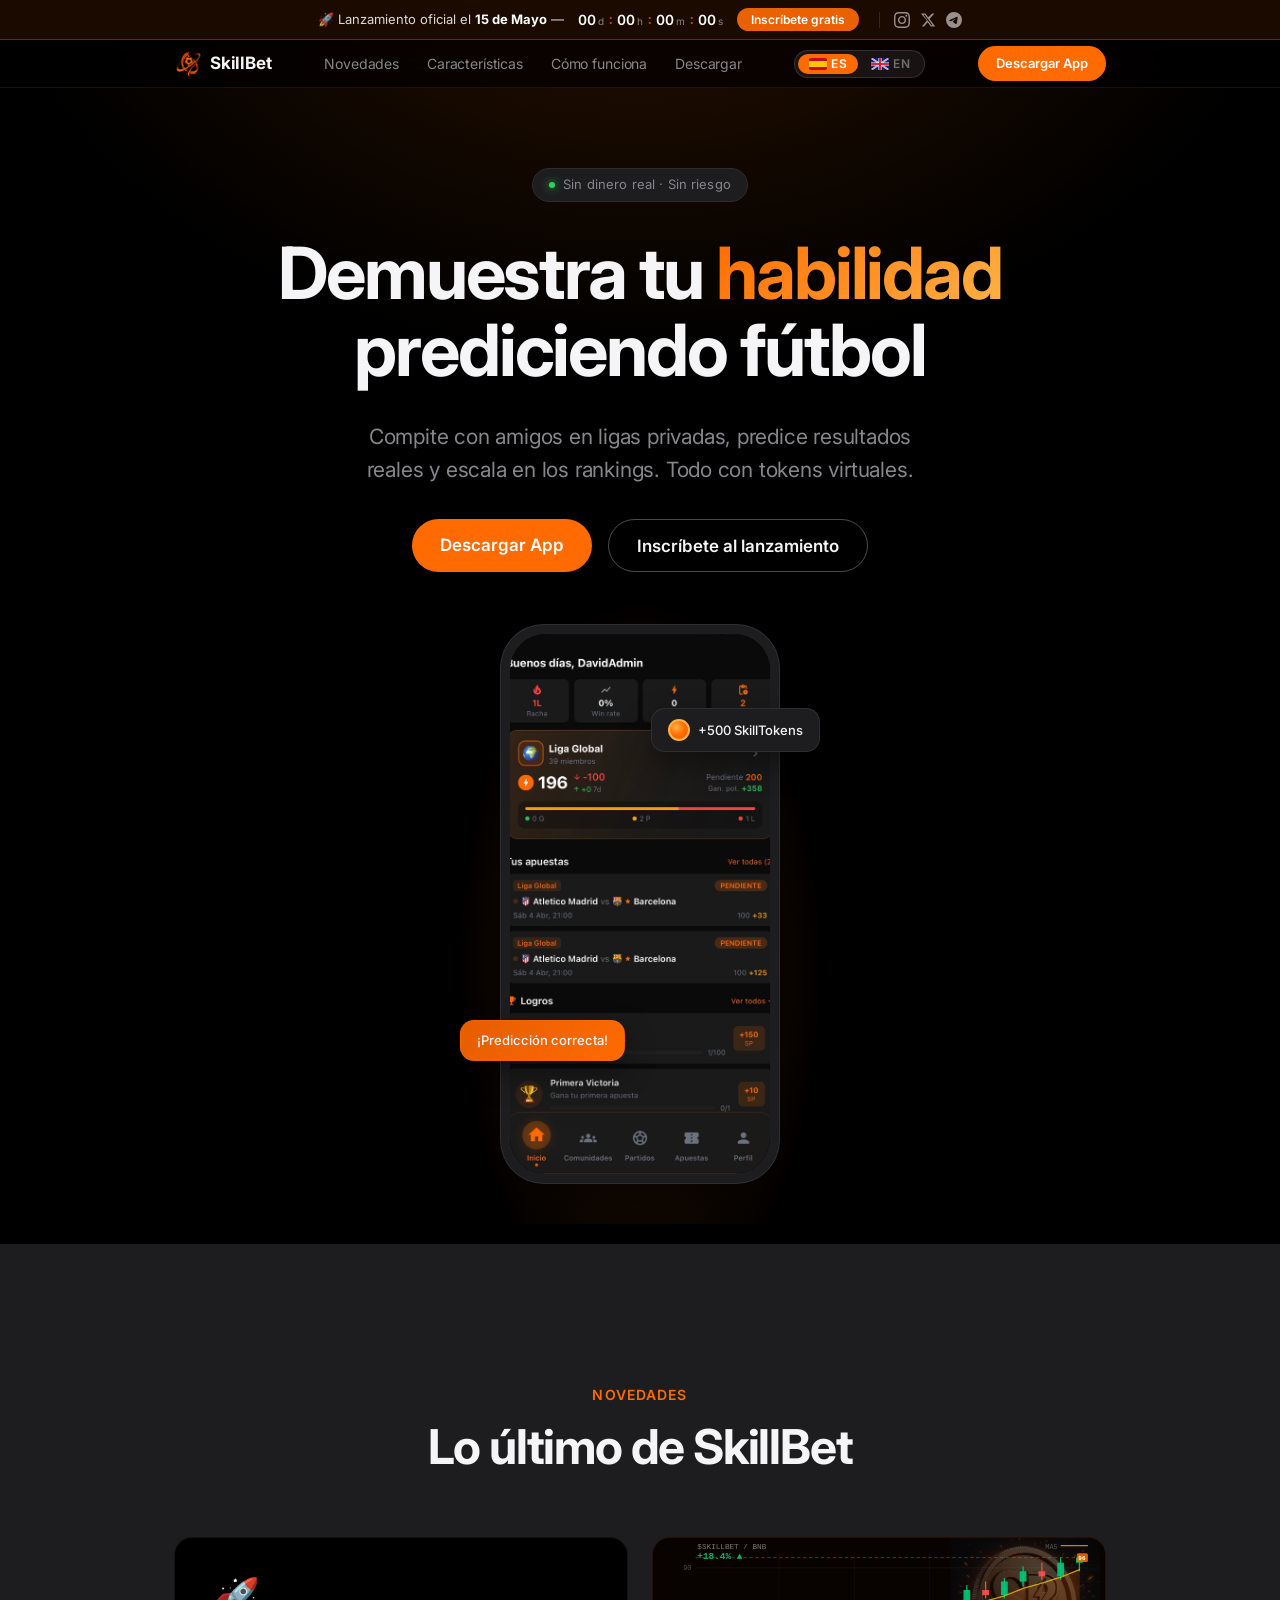
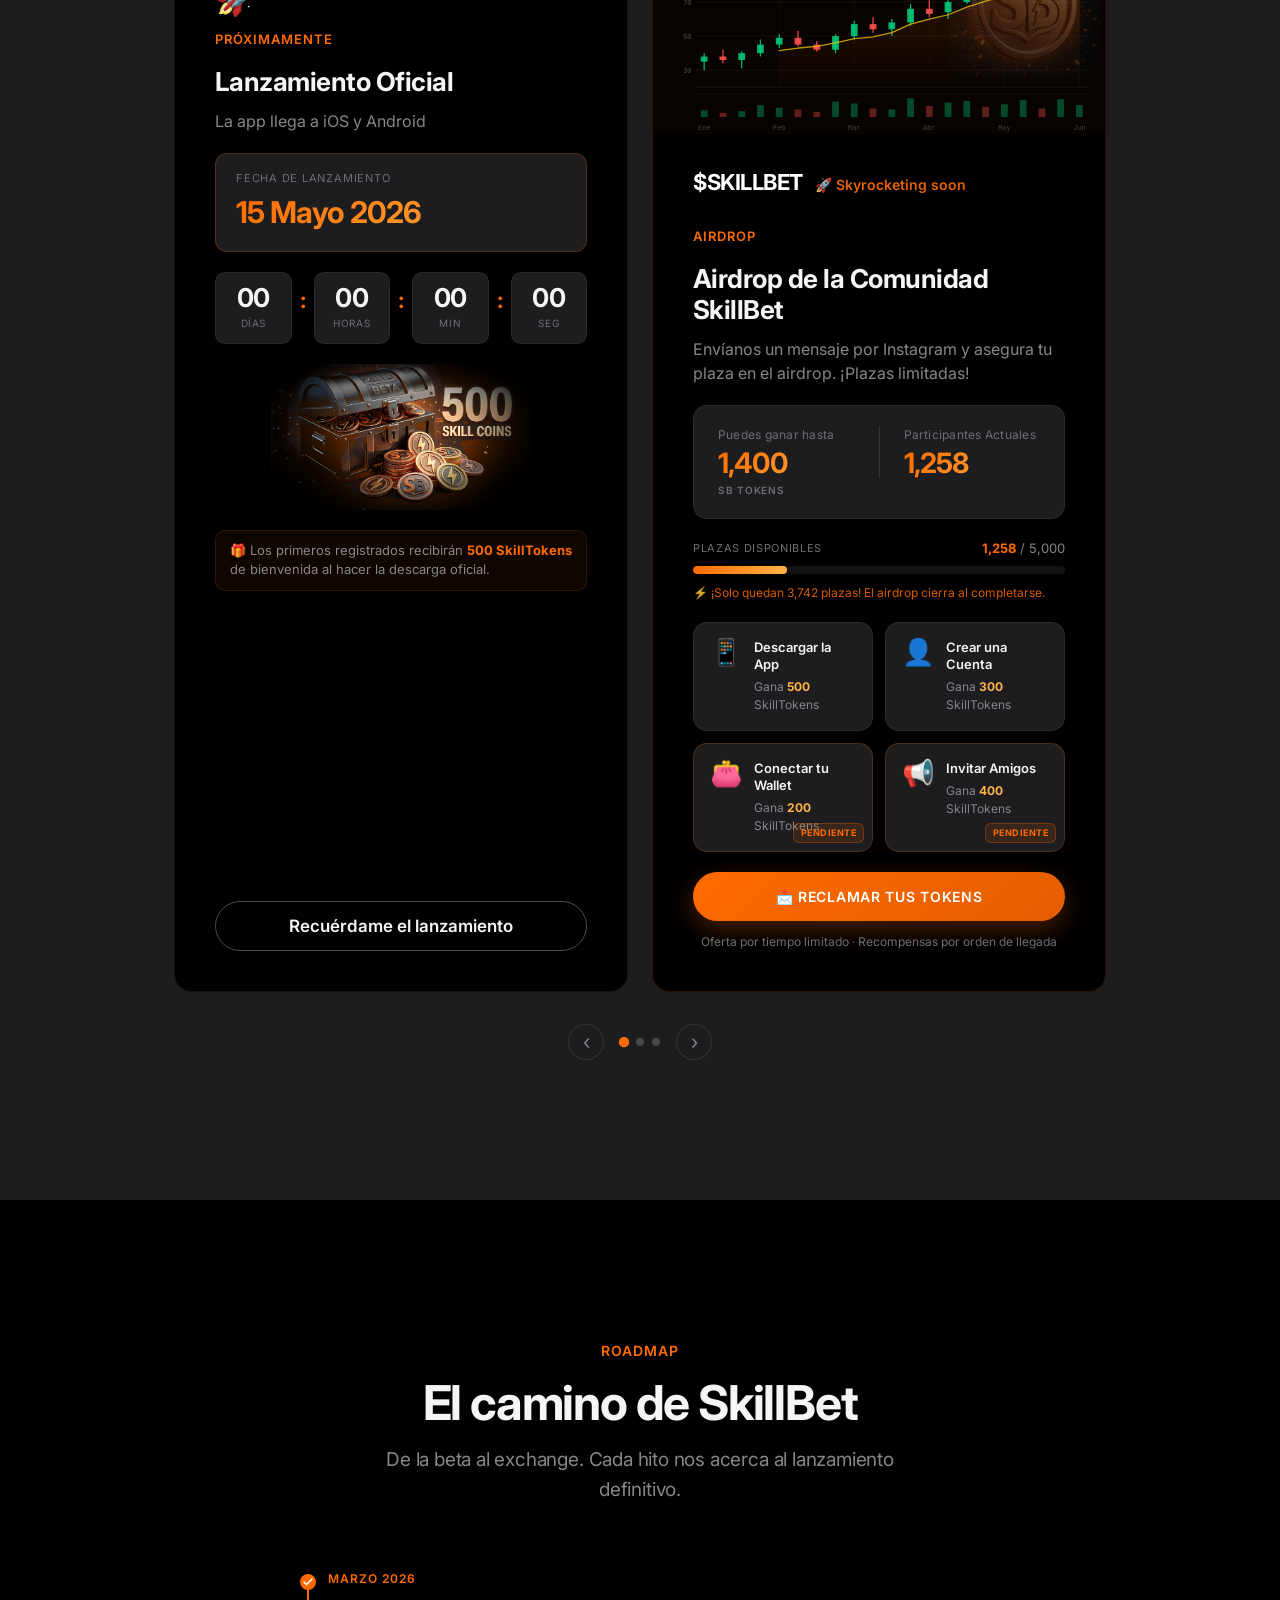
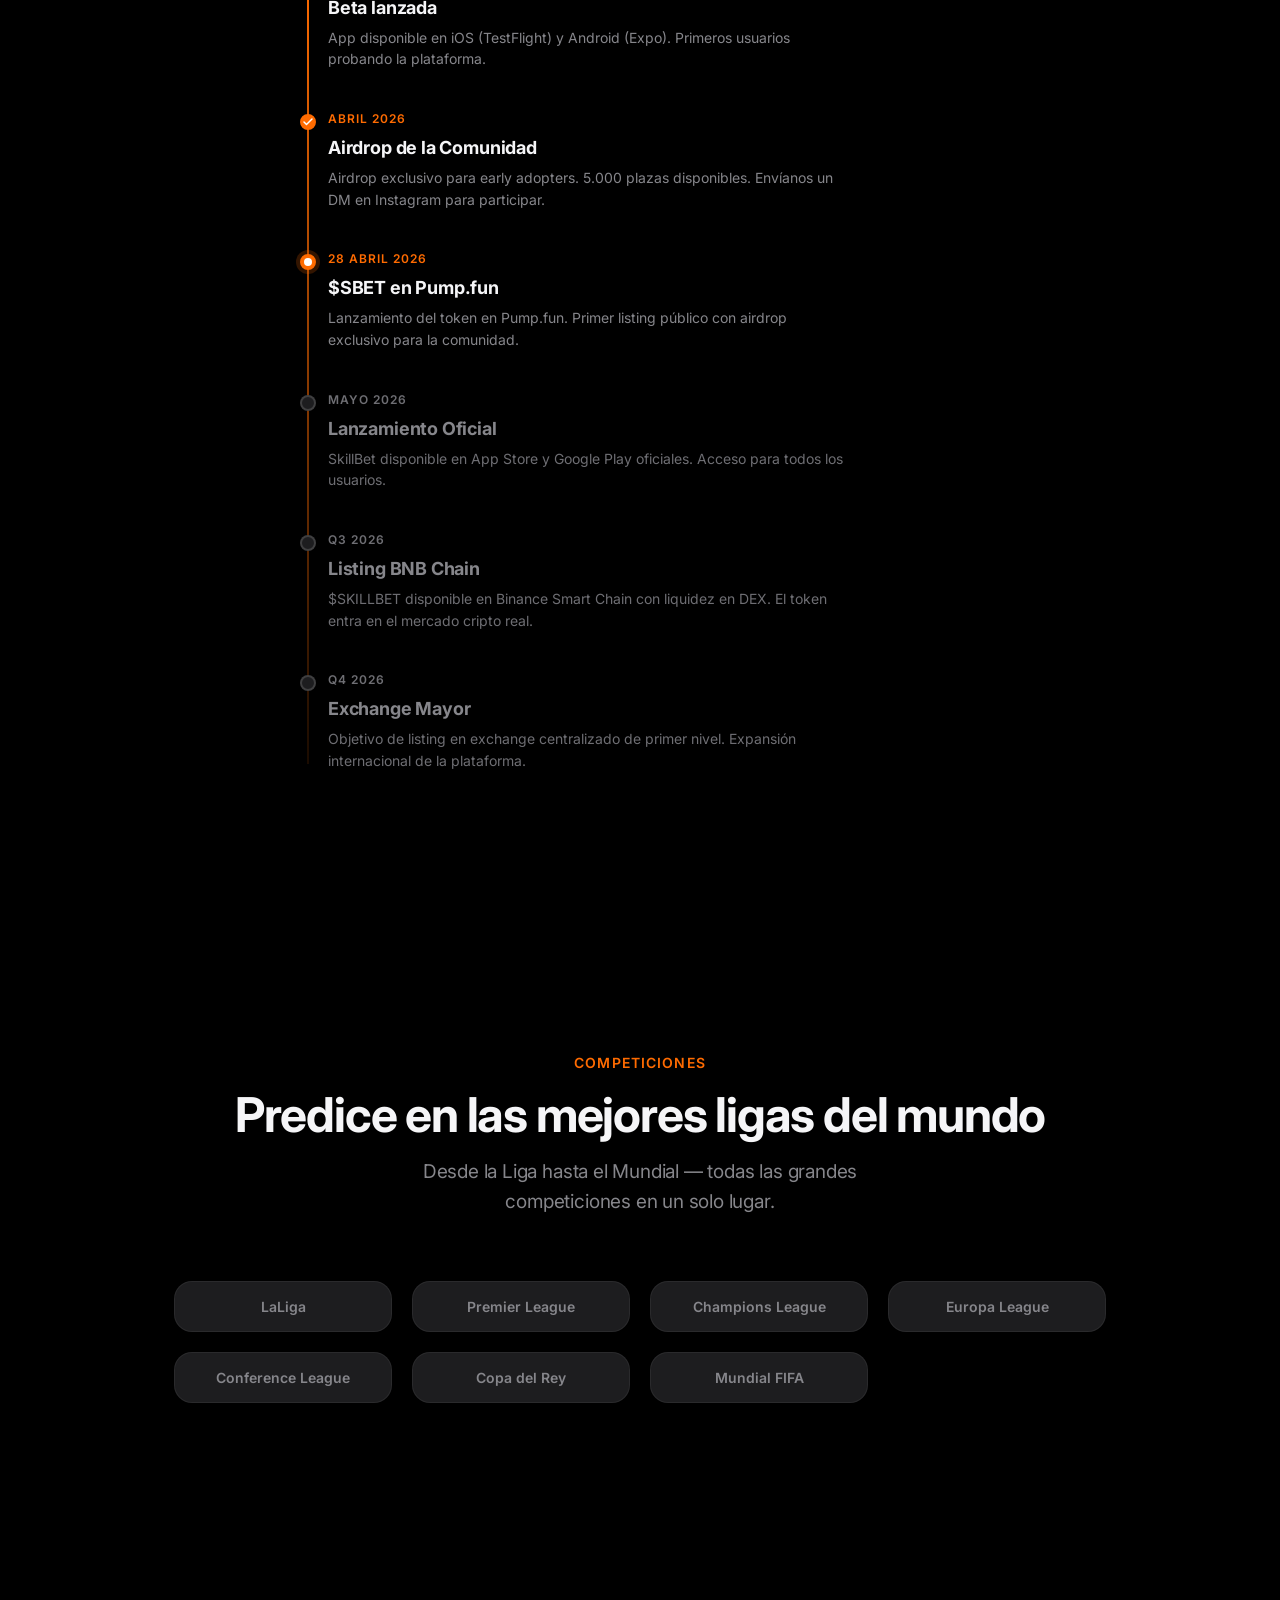
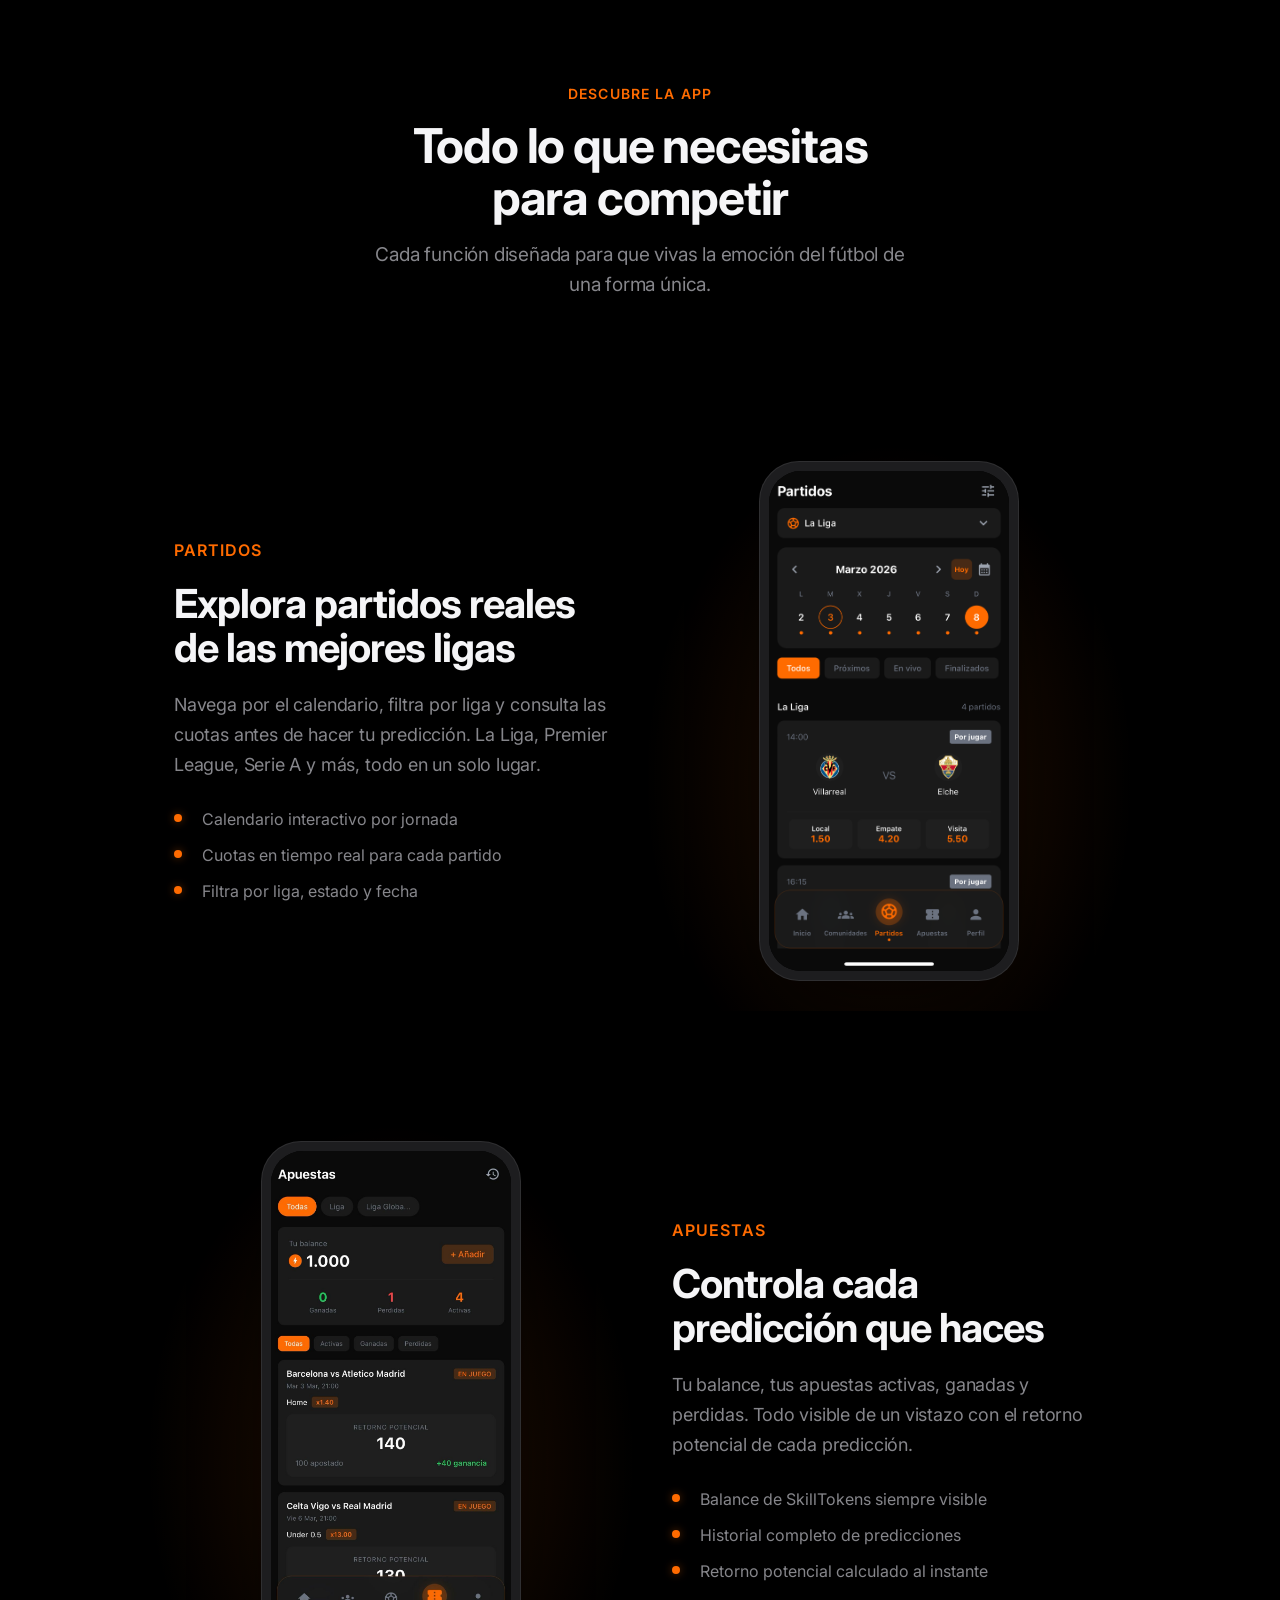
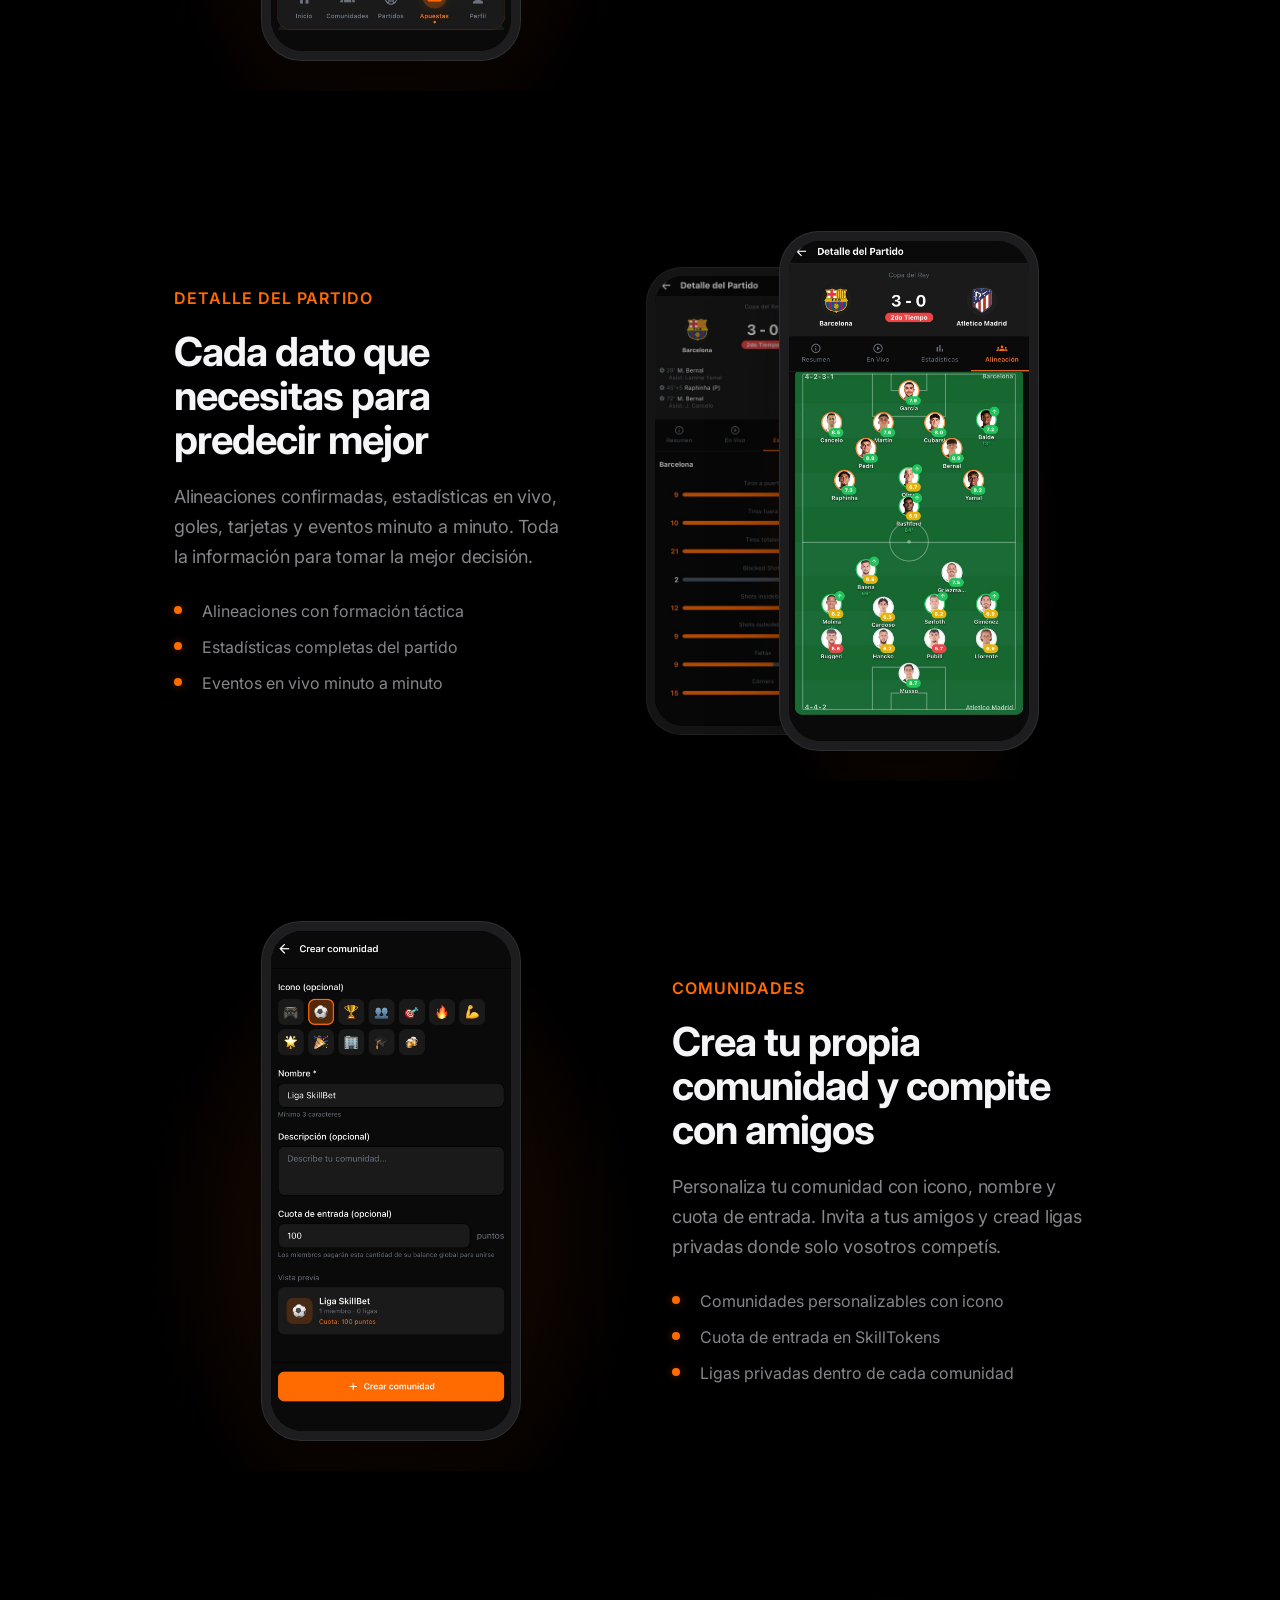
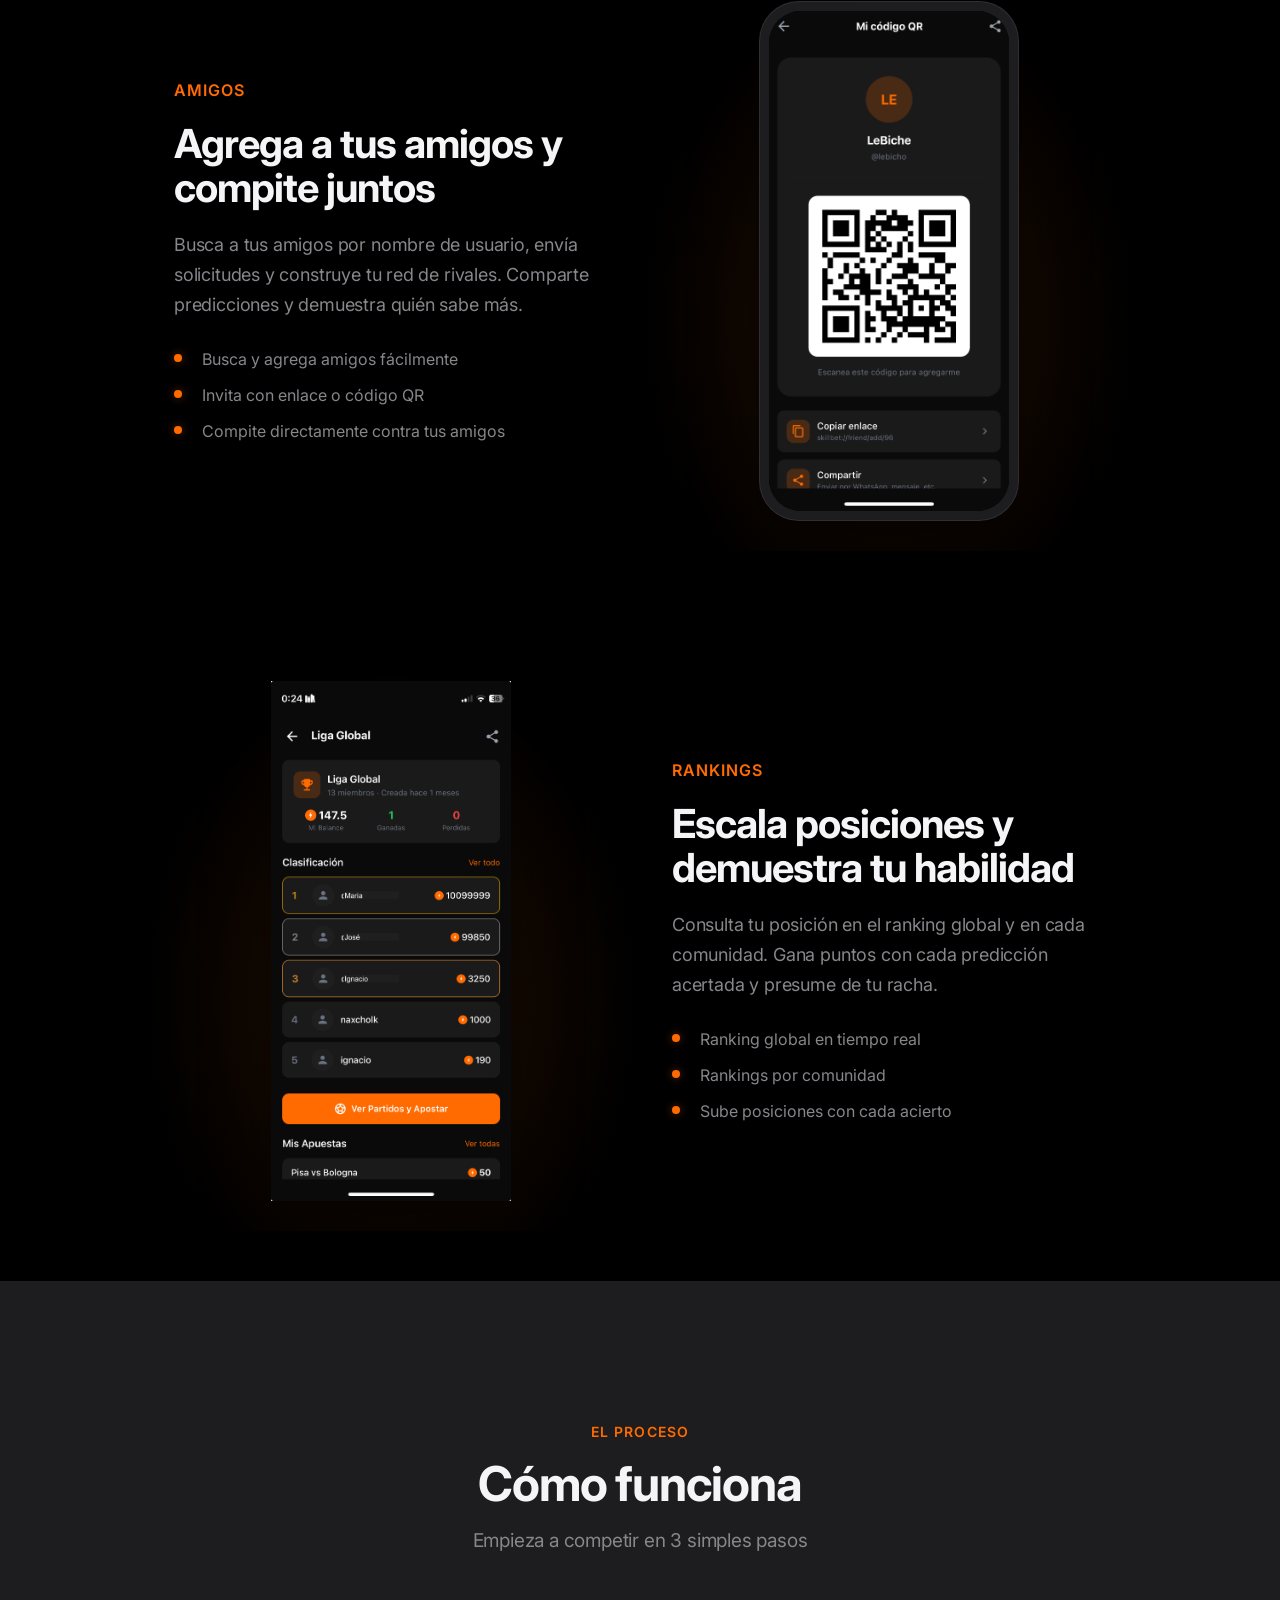
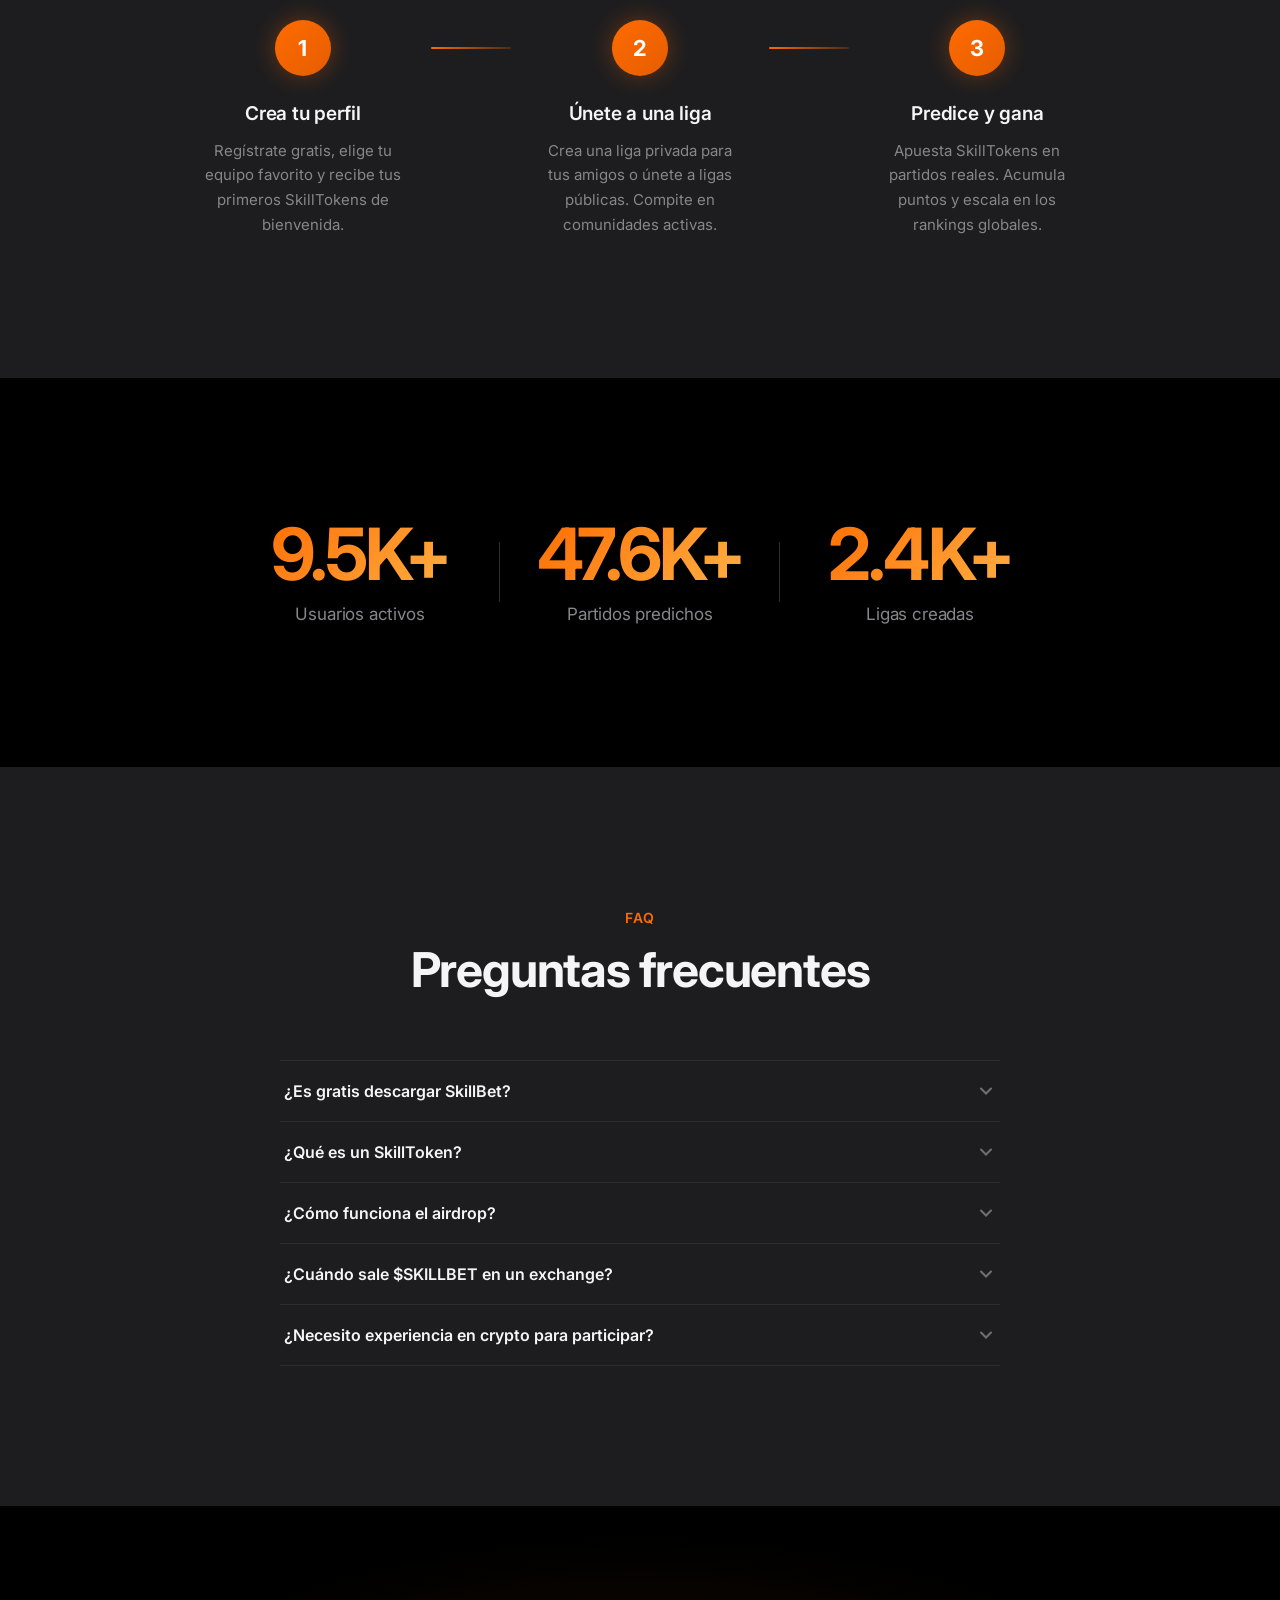
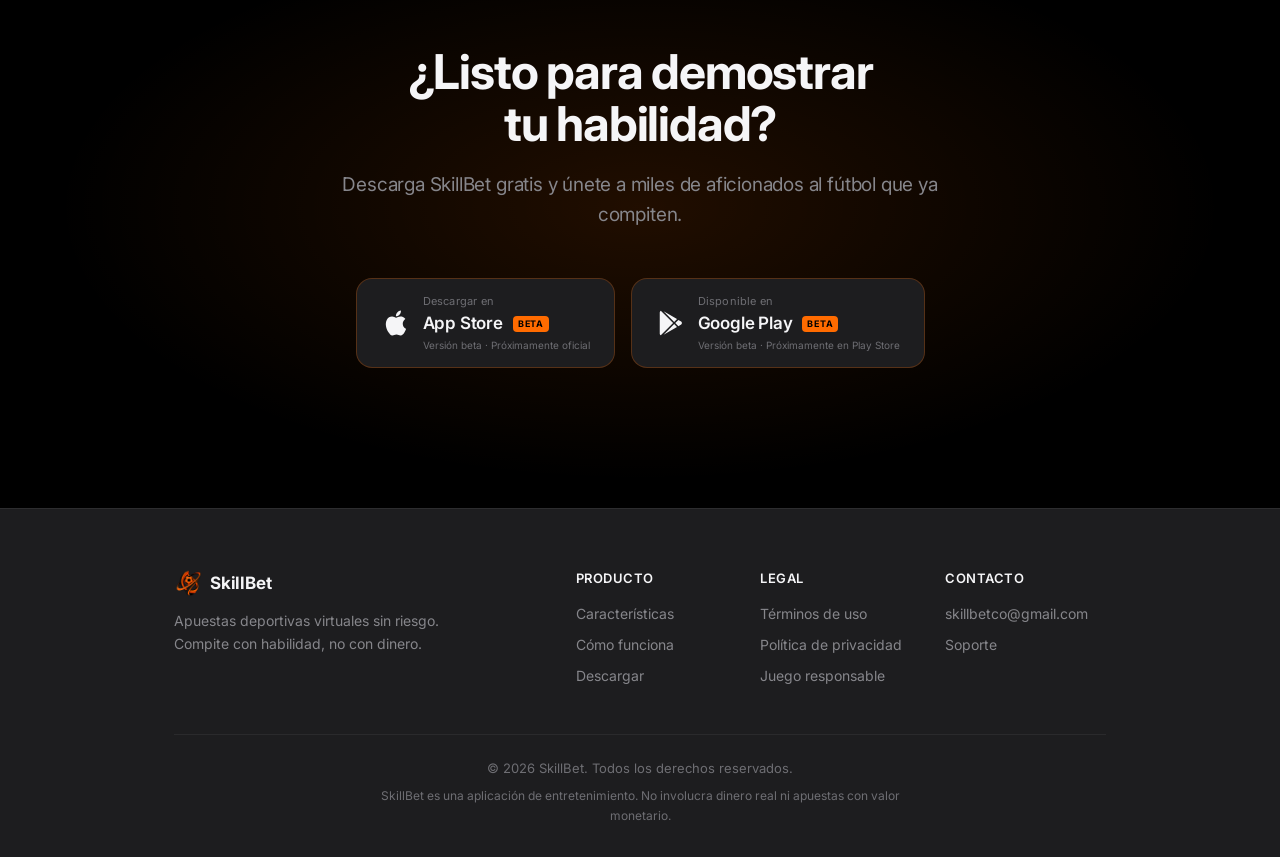
<file: index.html>
<!DOCTYPE html>
<html lang="es">
<head>
    <meta charset="UTF-8">
    <meta name="viewport" content="width=device-width, initial-scale=1.0">
    <title>SkillBet — Demuestra tu habilidad prediciendo fútbol</title>
    <meta name="description" content="Compite con amigos en ligas privadas, predice resultados reales y escala en los rankings. Todo con tokens virtuales. Sin dinero real, sin riesgo.">

    <!-- Open Graph / WhatsApp / Facebook -->
    <meta property="og:type"        content="website">
    <meta property="og:url"         content="https://skill-bet.github.io/landing/">
    <meta property="og:title"       content="SkillBet — Demuestra tu habilidad prediciendo fútbol">
    <meta property="og:description" content="Compite con amigos en ligas privadas, gana SkillTokens y participa en el airdrop. Sin dinero real, sin riesgo. Lanzamiento 15 de Mayo 2026.">
    <meta property="og:image"       content="https://skill-bet.github.io/landing/resources/icon.png">
    <meta property="og:locale"      content="es_ES">
    <meta property="og:site_name"   content="SkillBet">

    <!-- Twitter / X Card -->
    <meta name="twitter:card"        content="summary">
    <meta name="twitter:site"        content="@skillbet_es">
    <meta name="twitter:title"       content="SkillBet — Demuestra tu habilidad prediciendo fútbol">
    <meta name="twitter:description" content="Compite con amigos en ligas privadas, gana SkillTokens y participa en el airdrop. Sin dinero real, sin riesgo. Lanzamiento 15 de Mayo 2026.">
    <meta name="twitter:image"       content="https://skill-bet.github.io/landing/resources/icon.png">

    <link rel="preconnect" href="https://fonts.googleapis.com">
    <link rel="preconnect" href="https://fonts.gstatic.com" crossorigin>
    <link href="https://fonts.googleapis.com/css2?family=Inter:wght@400;500;600;700&display=swap" rel="stylesheet">
    <link rel="icon" type="image/png" href="resources/icon.png">
    <link rel="apple-touch-icon" href="resources/icon.png">
    <link rel="stylesheet" href="css/styles.css">
<style>
    .memecoin-countdown .countdown-item {
        background: rgba(0, 200, 120, 0.06);
        border-color: rgba(0, 200, 120, 0.15);
    }
    .memecoin-countdown .countdown-number {
        background: linear-gradient(135deg, #00c878, #00ffaa);
        -webkit-background-clip: text;
        -webkit-text-fill-color: transparent;
        background-clip: text;
    }
    .memecoin-countdown .countdown-sep {
        color: #00c878;
    }
</style>
</head>
<body>

    <!-- ══════════════════════════════════════════════
         Launch announcement bar
    ══════════════════════════════════════════════ -->
    <div class="launch-bar">
        <span class="launch-bar-text" data-i18n="launch_bar_text">🚀 Lanzamiento oficial el <strong>15 de Mayo</strong> —</span>
        <span class="launch-bar-countdown">
            <span class="lb-unit"><span id="lb-days">--</span><em>d</em></span>
            <span class="lb-sep">:</span>
            <span class="lb-unit"><span id="lb-hours">--</span><em>h</em></span>
            <span class="lb-sep">:</span>
            <span class="lb-unit"><span id="lb-minutes">--</span><em>m</em></span>
            <span class="lb-sep">:</span>
            <span class="lb-unit"><span id="lb-seconds">--</span><em>s</em></span>
        </span>
        <button onclick="openReminderModal()" class="launch-bar-cta" data-i18n="launch_bar_cta">Inscríbete gratis</button>
        <div class="launch-bar-socials">
            <!-- Instagram -->
            <a href="https://www.instagram.com/skillbet.es?igsh=ajFnYXJ3cmhlMTc4&utm_source=qr" target="_blank" rel="noopener" class="lb-social" aria-label="Instagram">
                <svg viewBox="0 0 24 24" fill="currentColor" width="16" height="16"><path d="M12 2.163c3.204 0 3.584.012 4.85.07 3.252.148 4.771 1.691 4.919 4.919.058 1.265.069 1.645.069 4.849 0 3.205-.012 3.584-.069 4.849-.149 3.225-1.664 4.771-4.919 4.919-1.266.058-1.644.07-4.85.07-3.204 0-3.584-.012-4.849-.07-3.26-.149-4.771-1.699-4.919-4.92-.058-1.265-.07-1.644-.07-4.849 0-3.204.013-3.583.07-4.849.149-3.227 1.664-4.771 4.919-4.919 1.266-.057 1.645-.069 4.849-.069zm0-2.163c-3.259 0-3.667.014-4.947.072-4.358.2-6.78 2.618-6.98 6.98-.059 1.281-.073 1.689-.073 4.948 0 3.259.014 3.668.072 4.948.2 4.358 2.618 6.78 6.98 6.98 1.281.058 1.689.072 4.948.072 3.259 0 3.668-.014 4.948-.072 4.354-.2 6.782-2.618 6.979-6.98.059-1.28.073-1.689.073-4.948 0-3.259-.014-3.667-.072-4.947-.196-4.354-2.617-6.78-6.979-6.98-1.281-.059-1.69-.073-4.949-.073zm0 5.838c-3.403 0-6.162 2.759-6.162 6.162s2.759 6.163 6.162 6.163 6.162-2.759 6.162-6.163c0-3.403-2.759-6.162-6.162-6.162zm0 10.162c-2.209 0-4-1.79-4-4 0-2.209 1.791-4 4-4s4 1.791 4 4c0 2.21-1.791 4-4 4zm6.406-11.845c-.796 0-1.441.645-1.441 1.44s.645 1.44 1.441 1.44c.795 0 1.439-.645 1.439-1.44s-.644-1.44-1.439-1.44z"/></svg>
            </a>
            <!-- Twitter/X -->
            <a href="https://x.com/skillbet_es?s=11" target="_blank" rel="noopener" class="lb-social" aria-label="Twitter / X">
                <svg viewBox="0 0 24 24" fill="currentColor" width="16" height="16"><path d="M18.244 2.25h3.308l-7.227 8.26 8.502 11.24H16.17l-4.714-6.231-5.401 6.231H2.744l7.736-8.849L1.254 2.25H8.08l4.261 5.636 5.902-5.636zm-1.161 17.52h1.833L7.084 4.126H5.117z"/></svg>
            </a>
            <!-- Telegram -->
            <a href="https://t.me/+-LLYJqbSPq5lNDdk" target="_blank" rel="noopener" class="lb-social" aria-label="Telegram">
                <svg viewBox="0 0 24 24" fill="currentColor" width="16" height="16"><path d="M11.944 0A12 12 0 0 0 0 12a12 12 0 0 0 12 12 12 12 0 0 0 12-12A12 12 0 0 0 12 0a12 12 0 0 0-.056 0zm4.962 7.224c.1-.002.321.023.465.14a.506.506 0 0 1 .171.325c.016.093.036.306.02.472-.18 1.898-.962 6.502-1.36 8.627-.168.9-.499 1.201-.82 1.23-.696.065-1.225-.46-1.9-.902-1.056-.693-1.653-1.124-2.678-1.8-1.185-.78-.417-1.21.258-1.91.177-.184 3.247-2.977 3.307-3.23.007-.032.014-.15-.056-.212s-.174-.041-.249-.024c-.106.024-1.793 1.14-5.061 3.345-.48.33-.913.49-1.302.48-.428-.008-1.252-.241-1.865-.44-.752-.245-1.349-.374-1.297-.789.027-.216.325-.437.893-.663 3.498-1.524 5.83-2.529 6.998-3.014 3.332-1.386 4.025-1.627 4.476-1.635z"/></svg>
            </a>
        </div>
    </div>

    <!-- ══════════════════════════════════════════════
         Navigation
    ══════════════════════════════════════════════ -->
    <nav class="navbar">
        <div class="container nav-container">
            <a href="/" class="logo">
                <img src="resources/icon.png" alt="SkillBet" class="logo-icon">
                <span class="logo-text">SkillBet</span>
            </a>
            <div class="nav-links">
                <a href="#novedades" class="nav-link" data-i18n="nav_novedades">Novedades</a>
                <a href="#features" class="nav-link" data-i18n="nav_features">Características</a>
                <a href="#how-it-works" class="nav-link" data-i18n="nav_how">Cómo funciona</a>
                <a href="#download" class="nav-link" data-i18n="nav_download">Descargar</a>
            </div>
            <!-- Language toggle -->
            <div class="lang-toggle" id="lang-toggle" role="group" aria-label="Language">
                <button class="lang-btn lang-btn-es active" id="lang-btn-es" onclick="setLang('es')" aria-pressed="true"><svg class="lang-flag" viewBox="0 0 60 40" xmlns="http://www.w3.org/2000/svg"><rect width="60" height="40" fill="#c60b1e"/><rect y="10" width="60" height="20" fill="#ffc400"/></svg> ES</button>
                <button class="lang-btn lang-btn-en" id="lang-btn-en" onclick="setLang('en')" aria-pressed="false"><svg class="lang-flag" viewBox="0 0 60 40" xmlns="http://www.w3.org/2000/svg"><rect width="60" height="40" fill="#00247d"/><path d="M0,0 L60,40 M60,0 L0,40" stroke="#fff" stroke-width="6"/><path d="M0,0 L60,40" stroke="#cf142b" stroke-width="2" transform="translate(0.5,0.3)"/><path d="M60,0 L0,40" stroke="#cf142b" stroke-width="2" transform="translate(-0.5,0.3)"/><rect x="25" width="10" height="40" fill="#fff"/><rect y="15" width="60" height="10" fill="#fff"/><rect x="27" width="6" height="40" fill="#cf142b"/><rect y="17" width="60" height="6" fill="#cf142b"/></svg> EN</button>
            </div>
            <a href="#download" class="btn btn-primary btn-sm" data-i18n="nav_cta">Descargar App</a>
        </div>
    </nav>

    <!-- ══════════════════════════════════════════════
         Hero
    ══════════════════════════════════════════════ -->
    <section class="hero">
        <div class="hero-inner">

            <div class="hero-badge fade-in" data-i18n="hero_badge">
                <span class="badge-dot"></span>
                Sin dinero real &middot; Sin riesgo
            </div>

            <h1 class="hero-title fade-in" data-i18n="hero_title">
                Demuestra tu <span class="text-gradient">habilidad</span><br>prediciendo fútbol
            </h1>

            <p class="hero-subtitle fade-in" data-i18n="hero_subtitle">
                Compite con amigos en ligas privadas, predice resultados reales y escala en los rankings.
                Todo con tokens virtuales.
            </p>

            <div class="hero-cta fade-in">
                <a href="#download" class="btn btn-primary" data-i18n="hero_cta_download">Descargar App</a>
                <button onclick="openReminderModal()" class="btn btn-outline" data-i18n="hero_cta_remind">Inscríbete al lanzamiento</button>
            </div>

            <!-- Phone mockup -->
            <div class="hero-phone-wrap fade-in">
                <div class="phone-glow"></div>
                <div class="phone-mockup">
                    <div class="phone-screen">
                        <img src="resources/app-screenshot.jpg" alt="Vista previa de la app SkillBet" class="preview-image">
                    </div>
                </div>
                <div class="floating-card floating-card-1">
                    <div class="token-icon"></div>
                    <span>+500 SkillTokens</span>
                </div>
                <div class="floating-card floating-card-2">
                    <span data-i18n="hero_correct_prediction">¡Predicción correcta!</span>
                </div>
            </div>

        </div>
    </section>

    <!-- Social bar móvil -->
    <div class="mobile-social-bar">
        <a href="https://www.instagram.com/skillbet.es?igsh=ajFnYXJ3cmhlMTc4&utm_source=qr" target="_blank" rel="noopener" aria-label="Instagram">
            <svg viewBox="0 0 24 24" fill="currentColor" width="20" height="20"><path d="M12 2.163c3.204 0 3.584.012 4.85.07 3.252.148 4.771 1.691 4.919 4.919.058 1.265.069 1.645.069 4.849 0 3.205-.012 3.584-.069 4.849-.149 3.225-1.664 4.771-4.919 4.919-1.266.058-1.644.07-4.85.07-3.204 0-3.584-.012-4.849-.07-3.26-.149-4.771-1.699-4.919-4.92-.058-1.265-.07-1.644-.07-4.849 0-3.204.013-3.583.07-4.849.149-3.227 1.664-4.771 4.919-4.919 1.266-.057 1.645-.069 4.849-.069zm0-2.163c-3.259 0-3.667.014-4.947.072-4.358.2-6.78 2.618-6.98 6.98-.059 1.281-.073 1.689-.073 4.948 0 3.259.014 3.668.072 4.948.2 4.358 2.618 6.78 6.98 6.98 1.281.058 1.689.072 4.948.072 3.259 0 3.668-.014 4.948-.072 4.354-.2 6.782-2.618 6.979-6.98.059-1.28.073-1.689.073-4.948 0-3.259-.014-3.667-.072-4.947-.196-4.354-2.617-6.78-6.979-6.98-1.281-.059-1.69-.073-4.949-.073zm0 5.838c-3.403 0-6.162 2.759-6.162 6.162s2.759 6.163 6.162 6.163 6.162-2.759 6.162-6.163c0-3.403-2.759-6.162-6.162-6.162zm0 10.162c-2.209 0-4-1.79-4-4 0-2.209 1.791-4 4-4s4 1.791 4 4c0 2.21-1.791 4-4 4zm6.406-11.845c-.796 0-1.441.645-1.441 1.44s.645 1.44 1.441 1.44c.795 0 1.439-.645 1.439-1.44s-.644-1.44-1.439-1.44z"/></svg>
            <span>Instagram</span>
        </a>
        <a href="https://x.com/skillbet_es?s=11" target="_blank" rel="noopener" aria-label="Twitter / X">
            <svg viewBox="0 0 24 24" fill="currentColor" width="20" height="20"><path d="M18.244 2.25h3.308l-7.227 8.26 8.502 11.24H16.17l-4.714-6.231-5.401 6.231H2.744l7.736-8.849L1.254 2.25H8.08l4.261 5.636 5.902-5.636zm-1.161 17.52h1.833L7.084 4.126H5.117z"/></svg>
            <span>X / Twitter</span>
        </a>
        <a href="https://t.me/+-LLYJqbSPq5lNDdk" target="_blank" rel="noopener" aria-label="Telegram">
            <svg viewBox="0 0 24 24" fill="currentColor" width="20" height="20"><path d="M11.944 0A12 12 0 0 0 0 12a12 12 0 0 0 12 12 12 12 0 0 0 12-12A12 12 0 0 0 12 0a12 12 0 0 0-.056 0zm4.962 7.224c.1-.002.321.023.465.14a.506.506 0 0 1 .171.325c.016.093.036.306.02.472-.18 1.898-.962 6.502-1.36 8.627-.168.9-.499 1.201-.82 1.23-.696.065-1.225-.46-1.9-.902-1.056-.693-1.653-1.124-2.678-1.8-1.185-.78-.417-1.21.258-1.91.177-.184 3.247-2.977 3.307-3.23.007-.032.014-.15-.056-.212s-.174-.041-.249-.024c-.106.024-1.793 1.14-5.061 3.345-.48.33-.913.49-1.302.48-.428-.008-1.252-.241-1.865-.44-.752-.245-1.349-.374-1.297-.789.027-.216.325-.437.893-.663 3.498-1.524 5.83-2.529 6.998-3.014 3.332-1.386 4.025-1.627 4.476-1.635z"/></svg>
            <span>Telegram</span>
        </a>
    </div>

    <!-- ══════════════════════════════════════════════
         Novedades (Tablón de Anuncios)
    ══════════════════════════════════════════════ -->
    <section id="novedades" class="novedades">
        <div class="container">
            <div class="section-header">
                <p class="section-eyebrow fade-in" data-i18n="novedades_eyebrow">Novedades</p>
                <h2 class="section-title fade-in" data-i18n="novedades_title">Lo último de SkillBet</h2>
            </div>

            <div class="novedades-carousel">
            <div class="novedades-grid" id="novedades-track">

                <!-- Lanzamiento -->
                <div class="novedad-card fade-in">
                    <div class="novedad-card-icon">🚀</div>
                    <p class="novedad-eyebrow" data-i18n="launch_eyebrow">Próximamente</p>
                    <h3 class="novedad-title" data-i18n="launch_title">Lanzamiento Oficial</h3>
                    <p class="novedad-subtitle" data-i18n="launch_subtitle">La app llega a iOS y Android</p>
                    <div class="launch-date-box">
                        <span class="launch-date-label" data-i18n="launch_date_label">Fecha de lanzamiento</span>
                        <span class="launch-date-value" data-i18n="launch_date_value">15 Mayo 2026</span>
                    </div>
                    <div class="launch-countdown">
                        <div class="countdown-item">
                            <span class="countdown-number" id="cd-days">--</span>
                            <span class="countdown-label" data-i18n="countdown_days">Días</span>
                        </div>
                        <div class="countdown-sep">:</div>
                        <div class="countdown-item">
                            <span class="countdown-number" id="cd-hours">--</span>
                            <span class="countdown-label" data-i18n="countdown_hours">Horas</span>
                        </div>
                        <div class="countdown-sep">:</div>
                        <div class="countdown-item">
                            <span class="countdown-number" id="cd-minutes">--</span>
                            <span class="countdown-label" data-i18n="countdown_minutes">Min</span>
                        </div>
                        <div class="countdown-sep">:</div>
                        <div class="countdown-item">
                            <span class="countdown-number" id="cd-seconds">--</span>
                            <span class="countdown-label" data-i18n="countdown_seconds">Seg</span>
                        </div>
                    </div>
                    <img class="launch-coins-img" src="resources/coins.png" alt="SkillBet Coins">
                    <p class="launch-bonus-text" data-i18n="launch_bonus_text">🎁 Los primeros registrados recibirán <strong>500 SkillTokens</strong> de bienvenida al hacer la descarga oficial.</p>
                    <button onclick="openReminderModal()" class="btn btn-outline" data-i18n="launch_remind_btn">Recuérdame el lanzamiento</button>
                </div>

                <!-- Airdrop -->
                <div class="novedad-card novedad-airdrop fade-in">
                    <!-- Candlestick chart -->
                    <div class="airdrop-chart-wrap">
                        <img src="resources/skilltoken.png" class="airdrop-chart-coin" alt="">
                        <svg class="airdrop-chart-svg" viewBox="0 0 530 230" xmlns="http://www.w3.org/2000/svg" aria-hidden="true">
                            <defs>
                                <linearGradient id="acFill" x1="0" y1="0" x2="0" y2="1">
                                    <stop offset="0%" stop-color="rgba(255,107,0,0.18)"/>
                                    <stop offset="100%" stop-color="rgba(255,107,0,0)"/>
                                </linearGradient>
                            </defs>
                            <!-- Ticker label -->
                            <text x="52" y="13" font-size="9" fill="rgba(255,255,255,0.45)" font-family="monospace">$SKILLBET / BNB</text>
                            <text x="52" y="25" font-size="11" fill="rgba(0,200,120,0.9)" font-family="monospace" font-weight="bold">+18.4%  ▲</text>
                            <text x="460" y="13" font-size="8" fill="rgba(255,255,255,0.3)" font-family="monospace">MA5</text>
                            <line x1="478" y1="9" x2="510" y2="9" stroke="rgba(255,200,0,0.7)" stroke-width="1.5"/>
                            <!-- Horizontal grid -->
                            <line x1="50" y1="35" x2="510" y2="35" stroke="rgba(255,255,255,0.05)" stroke-width="1"/>
                            <line x1="50" y1="75" x2="510" y2="75" stroke="rgba(255,255,255,0.05)" stroke-width="1"/>
                            <line x1="50" y1="115" x2="510" y2="115" stroke="rgba(255,255,255,0.05)" stroke-width="1"/>
                            <line x1="50" y1="155" x2="510" y2="155" stroke="rgba(255,255,255,0.05)" stroke-width="1"/>
                            <line x1="50" y1="175" x2="510" y2="175" stroke="rgba(255,255,255,0.08)" stroke-width="1"/>
                            <!-- Vertical grid -->
                            <line x1="148" y1="15" x2="148" y2="175" stroke="rgba(255,255,255,0.04)" stroke-width="1"/>
                            <line x1="236" y1="15" x2="236" y2="175" stroke="rgba(255,255,255,0.04)" stroke-width="1"/>
                            <line x1="324" y1="15" x2="324" y2="175" stroke="rgba(255,255,255,0.04)" stroke-width="1"/>
                            <line x1="412" y1="15" x2="412" y2="175" stroke="rgba(255,255,255,0.04)" stroke-width="1"/>
                            <line x1="500" y1="15" x2="500" y2="175" stroke="rgba(255,255,255,0.04)" stroke-width="1"/>
                            <!-- Y-axis labels -->
                            <text x="45" y="38" text-anchor="end" font-size="8" fill="rgba(255,255,255,0.3)" font-family="monospace">90</text>
                            <text x="45" y="78" text-anchor="end" font-size="8" fill="rgba(255,255,255,0.3)" font-family="monospace">70</text>
                            <text x="45" y="118" text-anchor="end" font-size="8" fill="rgba(255,255,255,0.3)" font-family="monospace">50</text>
                            <text x="45" y="158" text-anchor="end" font-size="8" fill="rgba(255,255,255,0.3)" font-family="monospace">30</text>
                            <!-- X-axis labels -->
                            <text x="60"  y="225" text-anchor="middle" font-size="8" fill="rgba(255,255,255,0.25)" font-family="monospace">Ene</text>
                            <text x="148" y="225" text-anchor="middle" font-size="8" fill="rgba(255,255,255,0.25)" font-family="monospace">Feb</text>
                            <text x="236" y="225" text-anchor="middle" font-size="8" fill="rgba(255,255,255,0.25)" font-family="monospace">Mar</text>
                            <text x="324" y="225" text-anchor="middle" font-size="8" fill="rgba(255,255,255,0.25)" font-family="monospace">Abr</text>
                            <text x="412" y="225" text-anchor="middle" font-size="8" fill="rgba(255,255,255,0.25)" font-family="monospace">May</text>
                            <text x="500" y="225" text-anchor="middle" font-size="8" fill="rgba(255,255,255,0.25)" font-family="monospace">Jun</text>
                            <!-- Area fill under MA line -->
                            <polygon points="148,132 170,129 192,127 214,123 236,118 258,116 280,111 302,101 324,95 346,90 368,81 390,74 412,68 434,59 456,53 478,46 500,37 500,175 148,175" fill="url(#acFill)"/>
                            <!-- Volume divider -->
                            <line x1="50" y1="183" x2="510" y2="183" stroke="rgba(255,255,255,0.05)" stroke-width="1"/>
                            <!-- Volume bars -->
                            <rect x="56"  y="202" width="8" height="8"  fill="rgba(0,200,120,0.35)"/>
                            <rect x="78"  y="205" width="8" height="5"  fill="rgba(255,80,80,0.35)"/>
                            <rect x="100" y="203" width="8" height="7"  fill="rgba(0,200,120,0.35)"/>
                            <rect x="122" y="196" width="8" height="14" fill="rgba(0,200,120,0.35)"/>
                            <rect x="144" y="199" width="8" height="11" fill="rgba(0,200,120,0.35)"/>
                            <rect x="166" y="201" width="8" height="9"  fill="rgba(255,80,80,0.35)"/>
                            <rect x="188" y="204" width="8" height="6"  fill="rgba(255,80,80,0.35)"/>
                            <rect x="210" y="192" width="8" height="18" fill="rgba(0,200,120,0.35)"/>
                            <rect x="232" y="194" width="8" height="16" fill="rgba(0,200,120,0.35)"/>
                            <rect x="254" y="200" width="8" height="10" fill="rgba(255,80,80,0.35)"/>
                            <rect x="276" y="201" width="8" height="9"  fill="rgba(0,200,120,0.35)"/>
                            <rect x="298" y="188" width="8" height="22" fill="rgba(0,200,120,0.35)"/>
                            <rect x="320" y="197" width="8" height="13" fill="rgba(255,80,80,0.35)"/>
                            <rect x="342" y="193" width="8" height="17" fill="rgba(0,200,120,0.35)"/>
                            <rect x="364" y="191" width="8" height="19" fill="rgba(0,200,120,0.35)"/>
                            <rect x="386" y="198" width="8" height="12" fill="rgba(255,80,80,0.35)"/>
                            <rect x="408" y="195" width="8" height="15" fill="rgba(0,200,120,0.35)"/>
                            <rect x="430" y="190" width="8" height="20" fill="rgba(0,200,120,0.35)"/>
                            <rect x="452" y="200" width="8" height="10" fill="rgba(255,80,80,0.35)"/>
                            <rect x="474" y="189" width="8" height="21" fill="rgba(0,200,120,0.35)"/>
                            <rect x="496" y="196" width="8" height="14" fill="rgba(0,200,120,0.35)"/>
                            <!-- Candlestick wicks + bodies -->
                            <line x1="60"  y1="135" x2="60"  y2="155" stroke="rgba(0,200,120,0.9)"  stroke-width="1.5"/> <rect x="56"  y="139" width="8" height="6"  fill="rgba(0,200,120,0.9)"/>
                            <line x1="82"  y1="131" x2="82"  y2="147" stroke="rgba(255,80,80,0.9)"  stroke-width="1.5"/> <rect x="78"  y="139" width="8" height="4"  fill="rgba(255,80,80,0.9)"/>
                            <line x1="104" y1="133" x2="104" y2="153" stroke="rgba(0,200,120,0.9)"  stroke-width="1.5"/> <rect x="100" y="135" width="8" height="8"  fill="rgba(0,200,120,0.9)"/>
                            <line x1="126" y1="119" x2="126" y2="139" stroke="rgba(0,200,120,0.9)"  stroke-width="1.5"/> <rect x="122" y="125" width="8" height="10" fill="rgba(0,200,120,0.9)"/>
                            <line x1="148" y1="113" x2="148" y2="129" stroke="rgba(0,200,120,0.9)"  stroke-width="1.5"/> <rect x="144" y="117" width="8" height="8"  fill="rgba(0,200,120,0.9)"/>
                            <line x1="170" y1="109" x2="170" y2="127" stroke="rgba(255,80,80,0.9)"  stroke-width="1.5"/> <rect x="166" y="117" width="8" height="8"  fill="rgba(255,80,80,0.9)"/>
                            <line x1="192" y1="121" x2="192" y2="133" stroke="rgba(255,80,80,0.9)"  stroke-width="1.5"/> <rect x="188" y="125" width="8" height="6"  fill="rgba(255,80,80,0.9)"/>
                            <line x1="214" y1="113" x2="214" y2="135" stroke="rgba(0,200,120,0.9)"  stroke-width="1.5"/> <rect x="210" y="115" width="8" height="16" fill="rgba(0,200,120,0.9)"/>
                            <line x1="236" y1="97"  x2="236" y2="119" stroke="rgba(0,200,120,0.9)"  stroke-width="1.5"/> <rect x="232" y="101" width="8" height="14" fill="rgba(0,200,120,0.9)"/>
                            <line x1="258" y1="93"  x2="258" y2="111" stroke="rgba(255,80,80,0.9)"  stroke-width="1.5"/> <rect x="254" y="101" width="8" height="6"  fill="rgba(255,80,80,0.9)"/>
                            <line x1="280" y1="95"  x2="280" y2="115" stroke="rgba(0,200,120,0.9)"  stroke-width="1.5"/> <rect x="276" y="99"  width="8" height="8"  fill="rgba(0,200,120,0.9)"/>
                            <line x1="302" y1="77"  x2="302" y2="103" stroke="rgba(0,200,120,0.9)"  stroke-width="1.5"/> <rect x="298" y="83"  width="8" height="16" fill="rgba(0,200,120,0.9)"/>
                            <line x1="324" y1="73"  x2="324" y2="93"  stroke="rgba(255,80,80,0.9)"  stroke-width="1.5"/> <rect x="320" y="83"  width="8" height="6"  fill="rgba(255,80,80,0.9)"/>
                            <line x1="346" y1="73"  x2="346" y2="95"  stroke="rgba(0,200,120,0.9)"  stroke-width="1.5"/> <rect x="342" y="75"  width="8" height="12" fill="rgba(0,200,120,0.9)"/>
                            <line x1="368" y1="55"  x2="368" y2="77"  stroke="rgba(0,200,120,0.9)"  stroke-width="1.5"/> <rect x="364" y="61"  width="8" height="14" fill="rgba(0,200,120,0.9)"/>
                            <line x1="390" y1="51"  x2="390" y2="71"  stroke="rgba(255,80,80,0.9)"  stroke-width="1.5"/> <rect x="386" y="61"  width="8" height="6"  fill="rgba(255,80,80,0.9)"/>
                            <line x1="412" y1="47"  x2="412" y2="71"  stroke="rgba(0,200,120,0.9)"  stroke-width="1.5"/> <rect x="408" y="51"  width="8" height="16" fill="rgba(0,200,120,0.9)"/>
                            <line x1="434" y1="33"  x2="434" y2="57"  stroke="rgba(0,200,120,0.9)"  stroke-width="1.5"/> <rect x="430" y="39"  width="8" height="12" fill="rgba(0,200,120,0.9)"/>
                            <line x1="456" y1="29"  x2="456" y2="49"  stroke="rgba(255,80,80,0.9)"  stroke-width="1.5"/> <rect x="452" y="39"  width="8" height="6"  fill="rgba(255,80,80,0.9)"/>
                            <line x1="478" y1="23"  x2="478" y2="49"  stroke="rgba(0,200,120,0.9)"  stroke-width="1.5"/> <rect x="474" y="29"  width="8" height="16" fill="rgba(0,200,120,0.9)"/>
                            <line x1="500" y1="19"  x2="500" y2="39"  stroke="rgba(0,200,120,0.9)"  stroke-width="1.5"/> <rect x="496" y="23"  width="8" height="6"  fill="rgba(0,200,120,0.9)"/>
                            <!-- MA5 line -->
                            <polyline points="148,132 170,129 192,127 214,123 236,118 258,116 280,111 302,101 324,95 346,90 368,81 390,74 412,68 434,59 456,53 478,46 500,37"
                                fill="none" stroke="rgba(255,200,0,0.75)" stroke-width="1.5" stroke-linejoin="round" stroke-linecap="round"/>
                            <!-- Current price dashed line -->
                            <line x1="50" y1="23" x2="496" y2="23" stroke="rgba(255,107,0,0.45)" stroke-width="1" stroke-dasharray="4,3"/>
                            <rect x="497" y="18" width="13" height="10" rx="2" fill="rgba(255,107,0,0.85)"/>
                            <text x="503" y="26" text-anchor="middle" font-size="7" fill="white" font-family="monospace" font-weight="bold">96</text>
                        </svg>
                    </div>
                    <div class="airdrop-chart-label">
                        <span class="airdrop-chart-ticker">$SKILLBET</span>
                        <span class="airdrop-chart-slogan" data-i18n="airdrop_chart_slogan">🚀 Skyrocketing soon</span>
                    </div>
                    <p class="novedad-eyebrow">Airdrop</p>
                    <h3 class="novedad-title" data-i18n="airdrop_title">Airdrop de la Comunidad SkillBet</h3>
                    <p class="novedad-subtitle" data-i18n="airdrop_subtitle">Envíanos un mensaje por Instagram y asegura tu plaza en el airdrop. ¡Plazas limitadas!</p>

                    <div class="airdrop-stats">
                        <div class="airdrop-stat">
                            <span class="airdrop-stat-label" data-i18n="airdrop_earn_label">Puedes ganar hasta</span>
                            <span class="airdrop-stat-number">1,400</span>
                            <span class="airdrop-stat-unit">SB TOKENS</span>
                        </div>
                        <div class="airdrop-stat-divider"></div>
                        <div class="airdrop-stat">
                            <span class="airdrop-stat-label" data-i18n="airdrop_participants_label">Participantes Actuales</span>
                            <span class="airdrop-stat-number">1,258</span>
                        </div>
                    </div>

                    <!-- Spots progress bar -->
                    <div class="airdrop-spots">
                        <div class="airdrop-spots-header">
                            <span class="airdrop-spots-label" data-i18n="airdrop_spots_label">Plazas disponibles</span>
                            <span class="airdrop-spots-count"><strong>1,258</strong> / 5,000</span>
                        </div>
                        <div class="airdrop-progress-track">
                            <div class="airdrop-progress-fill" style="width: 25.16%"></div>
                        </div>
                        <p class="airdrop-spots-urgency" data-i18n="airdrop_spots_urgency">⚡ ¡Solo quedan 3,742 plazas! El airdrop cierra al completarse.</p>
                    </div>

                    <div class="airdrop-tasks">
                        <div class="airdrop-task">
                            <div class="airdrop-task-icon">📱</div>
                            <div class="airdrop-task-info">
                                <span class="airdrop-task-name" data-i18n="airdrop_task_download">Descargar la App</span>
                                <span class="airdrop-task-reward" data-i18n="airdrop_task_download_reward">Gana <strong>500</strong> SkillTokens</span>
                            </div>
                        </div>
                        <div class="airdrop-task">
                            <div class="airdrop-task-icon">👤</div>
                            <div class="airdrop-task-info">
                                <span class="airdrop-task-name" data-i18n="airdrop_task_account">Crear una Cuenta</span>
                                <span class="airdrop-task-reward" data-i18n="airdrop_task_account_reward">Gana <strong>300</strong> SkillTokens</span>
                            </div>
                        </div>
                        <div class="airdrop-task airdrop-task-pending">
                            <div class="airdrop-task-icon">👛</div>
                            <div class="airdrop-task-info">
                                <span class="airdrop-task-name" data-i18n="airdrop_task_wallet">Conectar tu Wallet</span>
                                <span class="airdrop-task-reward" data-i18n="airdrop_task_wallet_reward">Gana <strong>200</strong> SkillTokens</span>
                            </div>
                            <span class="airdrop-task-badge" data-i18n="airdrop_task_pending">Pendiente</span>
                        </div>
                        <div class="airdrop-task airdrop-task-pending">
                            <div class="airdrop-task-icon">📢</div>
                            <div class="airdrop-task-info">
                                <span class="airdrop-task-name" data-i18n="airdrop_task_invite">Invitar Amigos</span>
                                <span class="airdrop-task-reward" data-i18n="airdrop_task_invite_reward">Gana <strong>400</strong> SkillTokens</span>
                            </div>
                            <span class="airdrop-task-badge" data-i18n="airdrop_task_pending">Pendiente</span>
                        </div>
                    </div>

                    <a href="https://ig.me/m/skillbet.es" target="_blank" rel="noopener" class="btn btn-primary airdrop-cta" data-i18n="airdrop_cta">📩 RECLAMAR TUS TOKENS</a>
                    <p class="airdrop-disclaimer" data-i18n="airdrop_disclaimer">Oferta por tiempo limitado &middot; Recompensas por orden de llegada</p>
                </div>

                <!-- Meme Coin -->
                <div class="novedad-card novedad-memecoin fade-in">
                    <div class="memecoin-banner-wrap">
                        <img src="resources/sbet-meme-banner.png" alt="$SBET Meme Coin — SkillBet" class="memecoin-banner-img">
                        <div class="memecoin-pf-badge">
                            <!-- Pump.fun pill icon inline -->
                            <svg viewBox="0 0 32 32" width="22" height="22" xmlns="http://www.w3.org/2000/svg">
                                <circle cx="16" cy="16" r="15" fill="#060e1c"/>
                                <circle cx="16" cy="16" r="14" fill="none" stroke="#00ee66" stroke-width="2"/>
                                <g transform="rotate(-30,16,16)">
                                    <rect x="11" y="6" width="10" height="20" rx="5" fill="#111"/>
                                    <rect x="12" y="7" width="8" height="9" rx="4" fill="#aaa"/>
                                    <rect x="12" y="16" width="8" height="9" rx="4" fill="#00cc55"/>
                                </g>
                            </svg>
                            <span>pump.fun</span>
                        </div>
                    </div>
                    <p class="novedad-eyebrow memecoin-eyebrow" data-i18n="meme_eyebrow">🔥 Pump.fun · Meme Coin</p>
                    <h3 class="novedad-title" data-i18n="meme_title">$SBET llega a Pump.fun</h3>
                    <p class="novedad-subtitle" data-i18n="meme_subtitle">La meme coin oficial del ecosistema SkillBet. Lanzamiento con airdrop exclusivo para la comunidad.</p>

                    <div class="memecoin-launch-box">
                        <span class="memecoin-launch-label" data-i18n="meme_launch_label">Lanzamiento estimado</span>
                        <span class="memecoin-launch-value" data-i18n="meme_launch_value">28 Abril 2026</span>
                    </div>

                    <div class="memecoin-countdown launch-countdown">
                        <div class="countdown-item">
                            <span class="countdown-number" id="mc-days">--</span>
                            <span class="countdown-label" data-i18n="countdown_days">Días</span>
                        </div>
                        <div class="countdown-sep">:</div>
                        <div class="countdown-item">
                            <span class="countdown-number" id="mc-hours">--</span>
                            <span class="countdown-label" data-i18n="countdown_hours">Horas</span>
                        </div>
                        <div class="countdown-sep">:</div>
                        <div class="countdown-item">
                            <span class="countdown-number" id="mc-minutes">--</span>
                            <span class="countdown-label" data-i18n="countdown_minutes">Min</span>
                        </div>
                        <div class="countdown-sep">:</div>
                        <div class="countdown-item">
                            <span class="countdown-number" id="mc-seconds">--</span>
                            <span class="countdown-label" data-i18n="countdown_seconds">Seg</span>
                        </div>
                    </div>

                    <div class="memecoin-features">
                        <div class="memecoin-feature">
                            <span class="memecoin-feature-icon">🎁</span>
                            <span data-i18n="meme_feat1">Airdrop exclusivo para la comunidad SkillBet</span>
                        </div>
                        <div class="memecoin-feature">
                            <span class="memecoin-feature-icon">🚀</span>
                            <span data-i18n="meme_feat2">Listing en Pump.fun desde el primer día</span>
                        </div>
                        <div class="memecoin-feature">
                            <span class="memecoin-feature-icon">💎</span>
                            <span data-i18n="meme_feat3">Bonus especial para early holders</span>
                        </div>
                    </div>

                    <!-- Contract Address -->
                    <div class="meme-ca-box">
                        <span class="meme-ca-label" data-i18n="meme_ca_label">CA</span>
                        <a href="https://pump.fun/coin/6sN3E4Dk1ZNn1spRcTvvNbfHsxGyPhTKfuDHrgtVpump" target="_blank" rel="noopener" class="meme-ca-address" title="6sN3E4Dk1ZNn1spRcTvvNbfHsxGyPhTKfuDHrgtVpump">6sN3E4Dk1ZNn1spRcTvvNbfHsxGyPhTKfuDHrgtVpump</a>
                        <button class="meme-ca-copy" onclick="(function(b){var t=b.textContent;navigator.clipboard.writeText('6sN3E4Dk1ZNn1spRcTvvNbfHsxGyPhTKfuDHrgtVpump').then(function(){b.textContent='✓';setTimeout(function(){b.textContent=t;},1500);});})(this)" aria-label="Copiar dirección">📋</button>
                    </div>

                    <button onclick="openReminderModal()" class="btn-memecoin" data-i18n="meme_cta">🔥 Avísame del lanzamiento</button>
                </div>

            </div><!-- /novedades-grid -->

            <div class="novedades-nav">
                <button class="nd-arrow nd-prev" onclick="novedadesScroll(-1)" aria-label="Anterior">&#8249;</button>
                <div class="novedades-dots" id="novedades-dots">
                    <button class="nd-dot active" onclick="novedadesGoto(0)"></button>
                    <button class="nd-dot" onclick="novedadesGoto(1)"></button>
                    <button class="nd-dot" onclick="novedadesGoto(2)"></button>
                </div>
                <button class="nd-arrow nd-next" onclick="novedadesScroll(1)" aria-label="Siguiente">&#8250;</button>
            </div>

            </div><!-- /novedades-carousel -->
        </div>
    </section>

    <!-- ══════════════════════════════════════════════
         Roadmap
    ══════════════════════════════════════════════ -->
    <section id="roadmap" class="roadmap-section">
        <div class="container">
            <div class="section-header">
                <p class="section-eyebrow fade-in" data-i18n="roadmap_eyebrow">Roadmap</p>
                <h2 class="section-title fade-in" data-i18n="roadmap_title">El camino de SkillBet</h2>
                <p class="section-subtitle fade-in" data-i18n="roadmap_subtitle">De la beta al exchange. Cada hito nos acerca al lanzamiento definitivo.</p>
            </div>
            <div class="roadmap-track fade-in">

                <div class="roadmap-item roadmap-done">
                    <div class="roadmap-dot"><svg viewBox="0 0 24 24" fill="none" stroke="currentColor" stroke-width="3" stroke-linecap="round" stroke-linejoin="round" width="14" height="14"><polyline points="20 6 9 17 4 12"/></svg></div>
                    <div class="roadmap-content">
                        <span class="roadmap-date" data-i18n="roadmap_date1">Marzo 2026</span>
                        <h3 class="roadmap-title-item" data-i18n="roadmap_title1">Beta lanzada</h3>
                        <p class="roadmap-desc" data-i18n="roadmap_desc1">App disponible en iOS (TestFlight) y Android (Expo). Primeros usuarios probando la plataforma.</p>
                    </div>
                </div>

                <div class="roadmap-item roadmap-done">
                    <div class="roadmap-dot"><svg viewBox="0 0 24 24" fill="none" stroke="currentColor" stroke-width="3" stroke-linecap="round" stroke-linejoin="round" width="14" height="14"><polyline points="20 6 9 17 4 12"/></svg></div>
                    <div class="roadmap-content">
                        <span class="roadmap-date" data-i18n="roadmap_date2">Abril 2026</span>
                        <h3 class="roadmap-title-item" data-i18n="roadmap_title2">Airdrop de la Comunidad</h3>
                        <p class="roadmap-desc" data-i18n="roadmap_desc2">Airdrop exclusivo para early adopters. 5.000 plazas disponibles. Envíanos un DM en Instagram para participar.</p>
                    </div>
                </div>

                <div class="roadmap-item roadmap-active">
                    <div class="roadmap-dot"><span class="roadmap-pulse"></span></div>
                    <div class="roadmap-content">
                        <span class="roadmap-date" data-i18n="roadmap_date3">28 Abril 2026</span>
                        <h3 class="roadmap-title-item" data-i18n="roadmap_title3">$SBET en Pump.fun</h3>
                        <p class="roadmap-desc" data-i18n="roadmap_desc3">Lanzamiento del token en Pump.fun. Primer listing público con airdrop exclusivo para la comunidad.</p>
                    </div>
                </div>

                <div class="roadmap-item">
                    <div class="roadmap-dot"></div>
                    <div class="roadmap-content">
                        <span class="roadmap-date" data-i18n="roadmap_date4">Mayo 2026</span>
                        <h3 class="roadmap-title-item" data-i18n="roadmap_title4">Lanzamiento Oficial</h3>
                        <p class="roadmap-desc" data-i18n="roadmap_desc4">SkillBet disponible en App Store y Google Play oficiales. Acceso para todos los usuarios.</p>
                    </div>
                </div>

                <div class="roadmap-item">
                    <div class="roadmap-dot"></div>
                    <div class="roadmap-content">
                        <span class="roadmap-date" data-i18n="roadmap_date5">Q3 2026</span>
                        <h3 class="roadmap-title-item" data-i18n="roadmap_title5">Listing BNB Chain</h3>
                        <p class="roadmap-desc" data-i18n="roadmap_desc5">$SKILLBET disponible en Binance Smart Chain con liquidez en DEX. El token entra en el mercado cripto real.</p>
                    </div>
                </div>

                <div class="roadmap-item">
                    <div class="roadmap-dot"></div>
                    <div class="roadmap-content">
                        <span class="roadmap-date" data-i18n="roadmap_date6">Q4 2026</span>
                        <h3 class="roadmap-title-item" data-i18n="roadmap_title6">Exchange Mayor</h3>
                        <p class="roadmap-desc" data-i18n="roadmap_desc6">Objetivo de listing en exchange centralizado de primer nivel. Expansión internacional de la plataforma.</p>
                    </div>
                </div>

            </div>
        </div>
    </section>

    <!-- ══════════════════════════════════════════════
         Leagues
    ══════════════════════════════════════════════ -->
    <section id="leagues" class="leagues-section">
        <div class="container">
            <div class="section-header">
                <p class="section-eyebrow fade-in" data-i18n="leagues_eyebrow">Competiciones</p>
                <h2 class="section-title fade-in" data-i18n="leagues_title">Predice en las mejores ligas del mundo</h2>
                <p class="section-subtitle fade-in" data-i18n="leagues_subtitle">Desde la Liga hasta el Mundial — todas las grandes competiciones en un solo lugar.</p>
            </div>
            <div class="leagues-grid fade-in">
                <div class="league-card"><span class="league-name" data-i18n="league_laliga">LaLiga</span></div>
                <div class="league-card"><span class="league-name" data-i18n="league_premier">Premier League</span></div>
                <div class="league-card"><span class="league-name" data-i18n="league_ucl">Champions League</span></div>
                <div class="league-card"><span class="league-name" data-i18n="league_uel">Europa League</span></div>
                <div class="league-card"><span class="league-name" data-i18n="league_uecl">Conference League</span></div>
                <div class="league-card"><span class="league-name" data-i18n="league_copa">Copa del Rey</span></div>
                <div class="league-card"><span class="league-name" data-i18n="league_mundial">Mundial FIFA</span></div>
            </div>
        </div>
    </section>

    <!-- ══════════════════════════════════════════════
         Features — Showcases
    ══════════════════════════════════════════════ -->

    <!-- Showcase header -->
    <section id="features" class="showcase-intro">
        <div class="container">
            <p class="section-eyebrow fade-in" data-i18n="features_eyebrow">Descubre la app</p>
            <h2 class="section-title fade-in" data-i18n="features_title">Todo lo que necesitas<br>para competir</h2>
            <p class="section-subtitle fade-in" data-i18n="features_subtitle">Cada función diseñada para que vivas la emoción del fútbol de una forma única.</p>
        </div>
    </section>

    <!-- 1. Partidos -->
    <section class="showcase">
        <div class="container showcase-row fade-in">
            <div class="showcase-text">
                <p class="showcase-eyebrow" data-i18n="sc1_eyebrow">Partidos</p>
                <h3 class="showcase-title" data-i18n="sc1_title">Explora partidos reales de las mejores ligas</h3>
                <p class="showcase-description" data-i18n="sc1_desc">Navega por el calendario, filtra por liga y consulta las cuotas antes de hacer tu predicción. La Liga, Premier League, Serie A y más, todo en un solo lugar.</p>
                <ul class="showcase-list">
                    <li data-i18n="sc1_li1">Calendario interactivo por jornada</li>
                    <li data-i18n="sc1_li2">Cuotas en tiempo real para cada partido</li>
                    <li data-i18n="sc1_li3">Filtra por liga, estado y fecha</li>
                </ul>
            </div>
            <div class="showcase-phone-wrap">
                <div class="showcase-phone-glow"></div>
                <div class="showcase-phone">
                    <div class="showcase-phone-screen">
                        <img src="resources/matches.png" alt="Vista de partidos en SkillBet" loading="lazy">
                    </div>
                </div>
            </div>
        </div>
    </section>

    <!-- 2. Apuestas -->
    <section class="showcase showcase-reverse">
        <div class="container showcase-row fade-in">
            <div class="showcase-text">
                <p class="showcase-eyebrow" data-i18n="sc2_eyebrow">Apuestas</p>
                <h3 class="showcase-title" data-i18n="sc2_title">Controla cada predicción que haces</h3>
                <p class="showcase-description" data-i18n="sc2_desc">Tu balance, tus apuestas activas, ganadas y perdidas. Todo visible de un vistazo con el retorno potencial de cada predicción.</p>
                <ul class="showcase-list">
                    <li data-i18n="sc2_li1">Balance de SkillTokens siempre visible</li>
                    <li data-i18n="sc2_li2">Historial completo de predicciones</li>
                    <li data-i18n="sc2_li3">Retorno potencial calculado al instante</li>
                </ul>
            </div>
            <div class="showcase-phone-wrap">
                <div class="showcase-phone-glow"></div>
                <div class="showcase-phone">
                    <div class="showcase-phone-screen">
                        <img src="resources/bets.jpeg" alt="Vista de apuestas en SkillBet" loading="lazy">
                    </div>
                </div>
            </div>
        </div>
    </section>

    <!-- 3. Detalle del partido (two phones: lineup + stats) -->
    <section class="showcase">
        <div class="container showcase-row showcase-row-dual fade-in">
            <div class="showcase-text">
                <p class="showcase-eyebrow" data-i18n="sc3_eyebrow">Detalle del partido</p>
                <h3 class="showcase-title" data-i18n="sc3_title">Cada dato que necesitas para predecir mejor</h3>
                <p class="showcase-description" data-i18n="sc3_desc">Alineaciones confirmadas, estadísticas en vivo, goles, tarjetas y eventos minuto a minuto. Toda la información para tomar la mejor decisión.</p>
                <ul class="showcase-list">
                    <li data-i18n="sc3_li1">Alineaciones con formación táctica</li>
                    <li data-i18n="sc3_li2">Estadísticas completas del partido</li>
                    <li data-i18n="sc3_li3">Eventos en vivo minuto a minuto</li>
                </ul>
            </div>
            <div class="showcase-phones-dual">
                <div class="showcase-phone-wrap showcase-phone-back">
                    <div class="showcase-phone">
                        <div class="showcase-phone-screen">
                            <img src="resources/match-stats.jpeg" alt="Estadísticas del partido" loading="lazy">
                        </div>
                    </div>
                </div>
                <div class="showcase-phone-wrap showcase-phone-front">
                    <div class="showcase-phone-glow"></div>
                    <div class="showcase-phone">
                        <div class="showcase-phone-screen">
                            <img src="resources/lineup.jpeg" alt="Alineación del partido" loading="lazy">
                        </div>
                    </div>
                </div>
            </div>
        </div>
    </section>

    <!-- 4. Comunidades -->
    <section class="showcase showcase-reverse">
        <div class="container showcase-row fade-in">
            <div class="showcase-text">
                <p class="showcase-eyebrow" data-i18n="sc4_eyebrow">Comunidades</p>
                <h3 class="showcase-title" data-i18n="sc4_title">Crea tu propia comunidad y compite con amigos</h3>
                <p class="showcase-description" data-i18n="sc4_desc">Personaliza tu comunidad con icono, nombre y cuota de entrada. Invita a tus amigos y cread ligas privadas donde solo vosotros competís.</p>
                <ul class="showcase-list">
                    <li data-i18n="sc4_li1">Comunidades personalizables con icono</li>
                    <li data-i18n="sc4_li2">Cuota de entrada en SkillTokens</li>
                    <li data-i18n="sc4_li3">Ligas privadas dentro de cada comunidad</li>
                </ul>
            </div>
            <div class="showcase-phone-wrap">
                <div class="showcase-phone-glow"></div>
                <div class="showcase-phone">
                    <div class="showcase-phone-screen">
                        <img src="resources/community.jpeg" alt="Crear comunidad en SkillBet" loading="lazy">
                    </div>
                </div>
            </div>
        </div>
    </section>

    <!-- 5. Amigos -->
    <section class="showcase">
        <div class="container showcase-row fade-in">
            <div class="showcase-text">
                <p class="showcase-eyebrow" data-i18n="sc5_eyebrow">Amigos</p>
                <h3 class="showcase-title" data-i18n="sc5_title">Agrega a tus amigos y compite juntos</h3>
                <p class="showcase-description" data-i18n="sc5_desc">Busca a tus amigos por nombre de usuario, envía solicitudes y construye tu red de rivales. Comparte predicciones y demuestra quién sabe más.</p>
                <ul class="showcase-list">
                    <li data-i18n="sc5_li1">Busca y agrega amigos fácilmente</li>
                    <li data-i18n="sc5_li2">Invita con enlace o código QR</li>
                    <li data-i18n="sc5_li3">Compite directamente contra tus amigos</li>
                </ul>
            </div>
            <div class="showcase-phone-wrap">
                <div class="showcase-phone-glow"></div>
                <div class="showcase-phone">
                    <div class="showcase-phone-screen">
                        <img src="resources/friends.png" alt="Agrega amigos en SkillBet" loading="lazy">
                    </div>
                </div>
            </div>
        </div>
    </section>

    <!-- 6. Rankings -->
    <section class="showcase showcase-reverse">
        <div class="container showcase-row fade-in">
            <div class="showcase-text">
                <p class="showcase-eyebrow" data-i18n="sc6_eyebrow">Rankings</p>
                <h3 class="showcase-title" data-i18n="sc6_title">Escala posiciones y demuestra tu habilidad</h3>
                <p class="showcase-description" data-i18n="sc6_desc">Consulta tu posición en el ranking global y en cada comunidad. Gana puntos con cada predicción acertada y presume de tu racha.</p>
                <ul class="showcase-list">
                    <li data-i18n="sc6_li1">Ranking global en tiempo real</li>
                    <li data-i18n="sc6_li2">Rankings por comunidad</li>
                    <li data-i18n="sc6_li3">Sube posiciones con cada acierto</li>
                </ul>
            </div>
            <div class="showcase-phone-wrap">
                <div class="showcase-phone-glow"></div>
                <img src="resources/ranking.png" alt="Rankings en SkillBet" loading="lazy" class="showcase-img-bare">
            </div>
        </div>
    </section>

    <!-- ══════════════════════════════════════════════
         How it works
    ══════════════════════════════════════════════ -->
    <section id="how-it-works" class="how-it-works">
        <div class="container">
            <div class="section-header">
                <p class="section-eyebrow fade-in" data-i18n="how_eyebrow">El proceso</p>
                <h2 class="section-title fade-in" data-i18n="how_title">Cómo funciona</h2>
                <p class="section-subtitle fade-in" data-i18n="how_subtitle">Empieza a competir en 3 simples pasos</p>
            </div>

            <div class="steps-container">
                <div class="step fade-in">
                    <div class="step-number">1</div>
                    <h3 class="step-title" data-i18n="step1_title">Crea tu perfil</h3>
                    <p class="step-description" data-i18n="step1_desc">Regístrate gratis, elige tu equipo favorito y recibe tus primeros SkillTokens de bienvenida.</p>
                </div>

                <div class="step-connector fade-in"></div>

                <div class="step fade-in">
                    <div class="step-number">2</div>
                    <h3 class="step-title" data-i18n="step2_title">Únete a una liga</h3>
                    <p class="step-description" data-i18n="step2_desc">Crea una liga privada para tus amigos o únete a ligas públicas. Compite en comunidades activas.</p>
                </div>

                <div class="step-connector fade-in"></div>

                <div class="step fade-in">
                    <div class="step-number">3</div>
                    <h3 class="step-title" data-i18n="step3_title">Predice y gana</h3>
                    <p class="step-description" data-i18n="step3_desc">Apuesta SkillTokens en partidos reales. Acumula puntos y escala en los rankings globales.</p>
                </div>
            </div>

        </div>
    </section>

    <!-- ══════════════════════════════════════════════
         Stats
    ══════════════════════════════════════════════ -->
    <section class="stats">
        <div class="container">
            <div class="stats-grid">

                <div class="stat-item fade-in">
                    <span class="stat-number" data-count="10000" data-suffix="K+">10K+</span>
                    <span class="stat-label" data-i18n="stat_users">Usuarios activos</span>
                </div>

                <div class="stat-item fade-in">
                    <span class="stat-number" data-count="50000" data-suffix="K+">50K+</span>
                    <span class="stat-label" data-i18n="stat_matches">Partidos predichos</span>
                </div>

                <div class="stat-item fade-in">
                    <span class="stat-number" data-count="2500" data-suffix="K+">2.5K+</span>
                    <span class="stat-label" data-i18n="stat_leagues">Ligas creadas</span>
                </div>

            </div>
        </div>
    </section>

    <!-- ══════════════════════════════════════════════
         FAQ
    ══════════════════════════════════════════════ -->
    <section id="faq" class="faq-section">
        <div class="container">
            <div class="section-header">
                <p class="section-eyebrow fade-in" data-i18n="faq_eyebrow">FAQ</p>
                <h2 class="section-title fade-in" data-i18n="faq_title">Preguntas frecuentes</h2>
            </div>
            <div class="faq-list fade-in" id="faq-list">

                <div class="faq-item">
                    <button class="faq-question" onclick="toggleFaq(this)" aria-expanded="false">
                        <span data-i18n="faq_q1">¿Es gratis descargar SkillBet?</span>
                        <svg class="faq-chevron" viewBox="0 0 24 24" fill="none" stroke="currentColor" stroke-width="2.5" stroke-linecap="round"><polyline points="6 9 12 15 18 9"/></svg>
                    </button>
                    <div class="faq-answer">
                        <p data-i18n="faq_a1">Sí, totalmente gratis. SkillBet no usa dinero real en ningún momento. Compites con SkillTokens virtuales que se obtienen al registrarte y completando retos dentro de la app.</p>
                    </div>
                </div>

                <div class="faq-item">
                    <button class="faq-question" onclick="toggleFaq(this)" aria-expanded="false">
                        <span data-i18n="faq_q2">¿Qué es un SkillToken?</span>
                        <svg class="faq-chevron" viewBox="0 0 24 24" fill="none" stroke="currentColor" stroke-width="2.5" stroke-linecap="round"><polyline points="6 9 12 15 18 9"/></svg>
                    </button>
                    <div class="faq-answer">
                        <p data-i18n="faq_a2">Los SkillTokens ($SKILLBET) son la moneda virtual de SkillBet. Se usan para hacer predicciones, competir en ligas y escalar en los rankings. Los tokens ganados en el airdrop podrán canjearse una vez listemos en exchange.</p>
                    </div>
                </div>

                <div class="faq-item">
                    <button class="faq-question" onclick="toggleFaq(this)" aria-expanded="false">
                        <span data-i18n="faq_q3">¿Cómo funciona el airdrop?</span>
                        <svg class="faq-chevron" viewBox="0 0 24 24" fill="none" stroke="currentColor" stroke-width="2.5" stroke-linecap="round"><polyline points="6 9 12 15 18 9"/></svg>
                    </button>
                    <div class="faq-answer">
                        <p data-i18n="faq_a3">Descarga la app, crea tu cuenta y conecta tu wallet para participar. Por cada acción completas —descarga, registro, invitar amigos— recibes SkillTokens gratis. Las plazas son limitadas a 5,000 participantes.</p>
                    </div>
                </div>

                <div class="faq-item">
                    <button class="faq-question" onclick="toggleFaq(this)" aria-expanded="false">
                        <span data-i18n="faq_q4">¿Cuándo sale $SKILLBET en un exchange?</span>
                        <svg class="faq-chevron" viewBox="0 0 24 24" fill="none" stroke="currentColor" stroke-width="2.5" stroke-linecap="round"><polyline points="6 9 12 15 18 9"/></svg>
                    </button>
                    <div class="faq-answer">
                        <p data-i18n="faq_a4">El token $SBET llegará primero a Pump.fun el 25 de Abril de 2026, seguido de su listing en Binance Smart Chain (BNB). Inscríbete al lanzamiento para recibir notificación el día exacto.</p>
                    </div>
                </div>

                <div class="faq-item">
                    <button class="faq-question" onclick="toggleFaq(this)" aria-expanded="false">
                        <span data-i18n="faq_q5">¿Necesito experiencia en crypto para participar?</span>
                        <svg class="faq-chevron" viewBox="0 0 24 24" fill="none" stroke="currentColor" stroke-width="2.5" stroke-linecap="round"><polyline points="6 9 12 15 18 9"/></svg>
                    </button>
                    <div class="faq-answer">
                        <p data-i18n="faq_a5">No. Puedes usar SkillBet y ganar tokens sin saber nada de crypto. Para conectar tu wallet y participar en el airdrop sí necesitarás una wallet como MetaMask o Trust Wallet, pero es un proceso sencillo de 2 minutos.</p>
                    </div>
                </div>

            </div>
        </div>
    </section>

    <!-- ══════════════════════════════════════════════
         Download CTA
    ══════════════════════════════════════════════ -->
    <section id="download" class="download">
        <div class="container">
            <div class="download-inner">
                <h2 class="download-title fade-in" data-i18n="download_title">¿Listo para demostrar<br>tu habilidad?</h2>
                <p class="download-subtitle fade-in" data-i18n="download_subtitle">Descarga SkillBet gratis y únete a miles de aficionados al fútbol que ya compiten.</p>
                <div class="download-buttons fade-in">

                    <a href="https://testflight.apple.com/join/S9mME1zx" target="_blank" rel="noopener" class="store-btn store-btn-beta">
                        <svg class="store-icon" viewBox="0 0 24 24" fill="currentColor" aria-hidden="true">
                            <path d="M18.71 19.5c-.83 1.24-1.71 2.45-3.05 2.47-1.34.03-1.77-.79-3.29-.79-1.53 0-2 .77-3.27.82-1.31.05-2.3-1.32-3.14-2.53C4.25 17 2.94 12.45 4.7 9.39c.87-1.52 2.43-2.48 4.12-2.51 1.28-.02 2.5.87 3.29.87.78 0 2.26-1.07 3.81-.91.65.03 2.47.26 3.64 1.98-.09.06-2.17 1.28-2.15 3.81.03 3.02 2.65 4.03 2.68 4.04-.03.07-.42 1.44-1.38 2.83M13 3.5c.73-.83 1.94-1.46 2.94-1.5.13 1.17-.34 2.35-1.04 3.19-.69.85-1.83 1.51-2.95 1.42-.15-1.15.41-2.35 1.05-3.11z"/>
                        </svg>
                        <div class="store-text">
                            <span class="store-small" data-i18n="store_apple_small">Descargar en</span>
                            <span class="store-name">App Store <span class="beta-badge">BETA</span></span>
                            <span class="store-beta-note" data-i18n="store_apple_beta_note">Versión beta · Próximamente oficial</span>
                        </div>
                    </a>

                    <a href="https://expo.dev/accounts/skillbet/projects/skillbet/builds/6eaa77a8-9d9d-4ba1-af67-1c63f99bf93c" target="_blank" rel="noopener" class="store-btn store-btn-beta">
                        <svg class="store-icon" viewBox="0 0 24 24" fill="currentColor" aria-hidden="true">
                            <path d="M3,20.5V3.5C3,2.91 3.34,2.39 3.84,2.15L13.69,12L3.84,21.85C3.34,21.6 3,21.09 3,20.5M16.81,15.12L6.05,21.34L14.54,12.85L16.81,15.12M20.16,10.81C20.5,11.08 20.75,11.5 20.75,12C20.75,12.5 20.53,12.9 20.18,13.18L17.89,14.5L15.39,12L17.89,9.5L20.16,10.81M6.05,2.66L16.81,8.88L14.54,11.15L6.05,2.66Z"/>
                        </svg>
                        <div class="store-text">
                            <span class="store-small" data-i18n="store_google_small">Disponible en</span>
                            <span class="store-name">Google Play <span class="beta-badge">BETA</span></span>
                            <span class="store-beta-note" data-i18n="store_google_beta_note">Versión beta · Próximamente en Play Store</span>
                        </div>
                    </a>

                </div>
            </div>
        </div>
    </section>

    <!-- ══════════════════════════════════════════════
         Footer
    ══════════════════════════════════════════════ -->
    <footer class="footer">
        <div class="container">
            <div class="footer-content">
                <div class="footer-brand">
                    <a href="/" class="logo">
                        <img src="resources/icon.png" alt="SkillBet" class="logo-icon">
                        <span class="logo-text">SkillBet</span>
                    </a>
                    <p class="footer-description" data-i18n="footer_desc">Apuestas deportivas virtuales sin riesgo. Compite con habilidad, no con dinero.</p>
                </div>
                <div class="footer-links">
                    <div class="footer-column">
                        <span class="footer-heading" data-i18n="footer_col_product">Producto</span>
                        <a href="#features" class="footer-link" data-i18n="footer_features">Características</a>
                        <a href="#how-it-works" class="footer-link" data-i18n="footer_how">Cómo funciona</a>
                        <a href="#download" class="footer-link" data-i18n="footer_download">Descargar</a>
                    </div>
                    <div class="footer-column">
                        <span class="footer-heading" data-i18n="footer_col_legal">Legal</span>
                        <a href="https://api.skill-bet.es/terms-and-conditions" target="_blank" rel="noopener" class="footer-link" data-i18n="footer_terms">Términos de uso</a>
                        <a href="https://api.skill-bet.es/privacy-policy" target="_blank" rel="noopener" class="footer-link" data-i18n="footer_privacy">Política de privacidad</a>
                        <a href="#" class="footer-link" data-i18n="footer_responsible">Juego responsable</a>
                    </div>
                    <div class="footer-column">
                        <span class="footer-heading" data-i18n="footer_col_contact">Contacto</span>
                        <a href="mailto:skillbetco@gmail.com" class="footer-link">skillbetco@gmail.com</a>
                        <a href="#" class="footer-link" data-i18n="footer_support">Soporte</a>
                    </div>
                </div>
            </div>
            <div class="footer-bottom">
                <p class="copyright" data-i18n="footer_copyright">&copy; 2026 SkillBet. Todos los derechos reservados.</p>
                <p class="disclaimer" data-i18n="footer_disclaimer">SkillBet es una aplicación de entretenimiento. No involucra dinero real ni apuestas con valor monetario.</p>
            </div>
        </div>
    </footer>

    <!-- Modal container (kept for future use, no htmx) -->
    <div id="modal-container"></div>

    <!-- ══════════════════════════════════════════════
         JavaScript
    ══════════════════════════════════════════════ -->
    <script>
        // ── i18n translations ────────────────────────────────────
        var translations = {
            es: {
                // Launch bar
                meme_alert_bar:         '🔥 ¡HOY es el día! <strong>$SBET llega a Pump.fun</strong> — ¡Estate muy atento! 👀',
                launch_bar_text:        '🚀 Lanzamiento oficial el <strong>15 de Mayo</strong> —',
                launch_bar_cta:         'Inscríbete gratis',
                // Navbar
                nav_novedades:          'Novedades',
                nav_features:           'Características',
                nav_how:                'Cómo funciona',
                nav_download:           'Descargar',
                nav_cta:                'Descargar App',
                // Hero
                hero_badge:             '<span class="badge-dot"></span>Sin dinero real &middot; Sin riesgo',
                hero_title:             'Demuestra tu <span class="text-gradient">habilidad</span><br>prediciendo fútbol',
                hero_subtitle:          'Compite con amigos en ligas privadas, predice resultados reales y escala en los rankings. Todo con tokens virtuales.',
                hero_cta_download:      'Descargar App',
                hero_cta_remind:        'Inscríbete al lanzamiento',
                hero_correct_prediction:'¡Predicción correcta!',
                // Novedades section
                novedades_eyebrow:      'Novedades',
                novedades_title:        'Lo último de SkillBet',
                // Launch card
                launch_eyebrow:         'Próximamente',
                launch_title:           'Lanzamiento Oficial',
                launch_subtitle:        'La app llega a iOS y Android',
                launch_date_label:      'Fecha de lanzamiento',
                launch_date_value:      '15 Mayo 2026',
                countdown_eyebrow:      'Cuenta atrás',
                countdown_card_title:   '¿Cuánto queda?',
                countdown_days:         'Días',
                countdown_hours:        'Horas',
                countdown_minutes:      'Min',
                countdown_seconds:      'Seg',
                launch_bonus_text:      '🎁 Los primeros registrados recibirán <strong>500 SkillTokens</strong> de bienvenida al hacer la descarga oficial.',
                launch_remind_btn:      'Recuérdame el lanzamiento',
                // Airdrop card
                airdrop_chart_slogan:   '🚀 Skyrocketing soon',
                airdrop_title:          'Airdrop de la Comunidad SkillBet',
                airdrop_subtitle:       'Envíanos un mensaje por Instagram y asegura tu plaza en el airdrop. ¡Plazas limitadas!',
                airdrop_earn_label:     'Puedes ganar hasta',
                airdrop_participants_label: 'Participantes Actuales',
                airdrop_task_download:  'Descargar la App',
                airdrop_task_download_reward: 'Gana <strong>500</strong> SkillTokens',
                airdrop_task_account:   'Crear una Cuenta',
                airdrop_task_account_reward: 'Gana <strong>300</strong> SkillTokens',
                airdrop_task_wallet:    'Conectar tu Wallet',
                airdrop_task_wallet_reward: 'Gana <strong>200</strong> SkillTokens',
                airdrop_task_pending:   'Pendiente',
                airdrop_task_invite:    'Invitar Amigos',
                airdrop_task_invite_reward: 'Gana <strong>400</strong> SkillTokens',
                airdrop_cta:            '📩 RECLAMAR TUS TOKENS',
                airdrop_disclaimer:     'Oferta por tiempo limitado &middot; Recompensas por orden de llegada',
                // Features intro
                features_eyebrow:       'Descubre la app',
                features_title:         'Todo lo que necesitas<br>para competir',
                features_subtitle:      'Cada función diseñada para que vivas la emoción del fútbol de una forma única.',
                // Showcase 1 – Partidos
                sc1_eyebrow:            'Partidos',
                sc1_title:              'Explora partidos reales de las mejores ligas',
                sc1_desc:               'Navega por el calendario, filtra por liga y consulta las cuotas antes de hacer tu predicción. La Liga, Premier League, Serie A y más, todo en un solo lugar.',
                sc1_li1:                'Calendario interactivo por jornada',
                sc1_li2:                'Cuotas en tiempo real para cada partido',
                sc1_li3:                'Filtra por liga, estado y fecha',
                // Showcase 2 – Apuestas
                sc2_eyebrow:            'Apuestas',
                sc2_title:              'Controla cada predicción que haces',
                sc2_desc:               'Tu balance, tus apuestas activas, ganadas y perdidas. Todo visible de un vistazo con el retorno potencial de cada predicción.',
                sc2_li1:                'Balance de SkillTokens siempre visible',
                sc2_li2:                'Historial completo de predicciones',
                sc2_li3:                'Retorno potencial calculado al instante',
                // Showcase 3 – Detalle
                sc3_eyebrow:            'Detalle del partido',
                sc3_title:              'Cada dato que necesitas para predecir mejor',
                sc3_desc:               'Alineaciones confirmadas, estadísticas en vivo, goles, tarjetas y eventos minuto a minuto. Toda la información para tomar la mejor decisión.',
                sc3_li1:                'Alineaciones con formación táctica',
                sc3_li2:                'Estadísticas completas del partido',
                sc3_li3:                'Eventos en vivo minuto a minuto',
                // Showcase 4 – Comunidades
                sc4_eyebrow:            'Comunidades',
                sc4_title:              'Crea tu propia comunidad y compite con amigos',
                sc4_desc:               'Personaliza tu comunidad con icono, nombre y cuota de entrada. Invita a tus amigos y cread ligas privadas donde solo vosotros competís.',
                sc4_li1:                'Comunidades personalizables con icono',
                sc4_li2:                'Cuota de entrada en SkillTokens',
                sc4_li3:                'Ligas privadas dentro de cada comunidad',
                // Showcase 5 – Amigos
                sc5_eyebrow:            'Amigos',
                sc5_title:              'Agrega a tus amigos y compite juntos',
                sc5_desc:               'Busca a tus amigos por nombre de usuario, envía solicitudes y construye tu red de rivales. Comparte predicciones y demuestra quién sabe más.',
                sc5_li1:                'Busca y agrega amigos fácilmente',
                sc5_li2:                'Invita con enlace o código QR',
                sc5_li3:                'Compite directamente contra tus amigos',
                // Showcase 6 – Rankings
                sc6_eyebrow:            'Rankings',
                sc6_title:              'Escala posiciones y demuestra tu habilidad',
                sc6_desc:               'Consulta tu posición en el ranking global y en cada comunidad. Gana puntos con cada predicción acertada y presume de tu racha.',
                sc6_li1:                'Ranking global en tiempo real',
                sc6_li2:                'Rankings por comunidad',
                sc6_li3:                'Sube posiciones con cada acierto',
                // How it works
                how_eyebrow:            'El proceso',
                how_title:              'Cómo funciona',
                how_subtitle:           'Empieza a competir en 3 simples pasos',
                step1_title:            'Crea tu perfil',
                step1_desc:             'Regístrate gratis, elige tu equipo favorito y recibe tus primeros SkillTokens de bienvenida.',
                step2_title:            'Únete a una liga',
                step2_desc:             'Crea una liga privada para tus amigos o únete a ligas públicas. Compite en comunidades activas.',
                step3_title:            'Predice y gana',
                step3_desc:             'Apuesta SkillTokens en partidos reales. Acumula puntos y escala en los rankings globales.',
                // Stats
                stat_users:             'Usuarios activos',
                stat_matches:           'Partidos predichos',
                stat_leagues:           'Ligas creadas',
                // Download
                download_title:         '¿Listo para demostrar<br>tu habilidad?',
                download_subtitle:      'Descarga SkillBet gratis y únete a miles de aficionados al fútbol que ya compiten.',
                store_apple_small:      'Descargar en',
                store_apple_beta_note:  'Versión beta · Próximamente oficial',
                store_google_beta_note: 'Versión beta · Próximamente en Play Store',
                fab_cta:                '📩 Únete al airdrop',
                store_google_small:     'Disponible en',
                // Footer
                footer_desc:            'Apuestas deportivas virtuales sin riesgo. Compite con habilidad, no con dinero.',
                footer_col_product:     'Producto',
                footer_features:        'Características',
                footer_how:             'Cómo funciona',
                footer_download:        'Descargar',
                footer_col_legal:       'Legal',
                footer_terms:           'Términos de uso',
                footer_privacy:         'Política de privacidad',
                footer_responsible:     'Juego responsable',
                footer_col_contact:     'Contacto',
                footer_support:         'Soporte',
                footer_copyright:       '&copy; 2026 SkillBet. Todos los derechos reservados.',
                footer_disclaimer:      'SkillBet es una aplicación de entretenimiento. No involucra dinero real ni apuestas con valor monetario.',
                // Leagues
                leagues_eyebrow:  'Competiciones',
                leagues_title:    'Predice en las mejores ligas del mundo',
                leagues_subtitle: 'Desde la Liga hasta el Mundial — todas las grandes competiciones en un solo lugar.',
                league_laliga:    'LaLiga',
                league_premier:   'Premier League',
                league_ucl:       'Champions League',
                league_uel:       'Europa League',
                league_uecl:      'Conference League',
                league_copa:      'Copa del Rey',
                league_mundial:   'Mundial FIFA',
                // Roadmap
                roadmap_eyebrow:  'Roadmap',
                roadmap_title:    'El camino de SkillBet',
                roadmap_subtitle: 'De la beta al exchange. Cada hito nos acerca al lanzamiento definitivo.',
                roadmap_date1: 'Marzo 2026',    roadmap_title1: 'Beta lanzada',           roadmap_desc1: 'App disponible en iOS (TestFlight) y Android (Expo). Primeros usuarios probando la plataforma.',
                roadmap_date2: 'Abril 2026',   roadmap_title2: 'Airdrop de la Comunidad', roadmap_desc2: 'Airdrop exclusivo para early adopters. 5.000 plazas disponibles. Envíanos un DM en Instagram para participar.',
                roadmap_date3: '28 Abril 2026',    roadmap_title3: '$SBET en Pump.fun',       roadmap_desc3: 'Lanzamiento del token en Pump.fun. Primer listing público con airdrop exclusivo para la comunidad.',
                roadmap_date4: 'Mayo 2026',     roadmap_title4: 'Lanzamiento Oficial',     roadmap_desc4: 'SkillBet disponible en App Store y Google Play oficiales. Acceso para todos los usuarios.',
                roadmap_date5: 'Q3 2026',       roadmap_title5: 'Listing BNB Chain',       roadmap_desc5: '$SKILLBET disponible en Binance Smart Chain con liquidez en DEX. El token entra en el mercado cripto real.',
                roadmap_date6: 'Q4 2026',       roadmap_title6: 'Exchange Mayor',          roadmap_desc6: 'Objetivo de listing en exchange centralizado de primer nivel. Expansión internacional de la plataforma.',
                // Airdrop spots
                airdrop_spots_label:    'Plazas disponibles',
                airdrop_spots_urgency:  '⚡ ¡Solo quedan 3,742 plazas! El airdrop cierra al completarse.',
                // FAQ
                faq_eyebrow:            'FAQ',
                faq_title:              'Preguntas frecuentes',
                faq_q1: '¿Es gratis descargar SkillBet?',
                faq_a1: 'Sí, totalmente gratis. SkillBet no usa dinero real en ningún momento. Compites con SkillTokens virtuales que se obtienen al registrarte y completando retos dentro de la app.',
                faq_q2: '¿Qué es un SkillToken?',
                faq_a2: 'Los SkillTokens ($SKILLBET) son la moneda virtual de SkillBet. Se usan para hacer predicciones, competir en ligas y escalar en los rankings. Los tokens ganados en el airdrop podrán canjearse una vez listemos en exchange.',
                faq_q3: '¿Cómo funciona el airdrop?',
                faq_a3: 'Descarga la app, crea tu cuenta y conecta tu wallet para participar. Por cada acción completada —descarga, registro, invitar amigos— recibes SkillTokens gratis. Las plazas son limitadas a 5,000 participantes.',
                faq_q4: '¿Cuándo sale $SKILLBET en un exchange?',
                faq_a4: 'El token $SBET llegará primero a Pump.fun el 28 de Abril de 2026, seguido de su listing en Binance Smart Chain (BNB). Inscríbete al lanzamiento para recibir notificación el día exacto.',
                faq_q5: '¿Necesito experiencia en crypto para participar?',
                faq_a5: 'No. Puedes usar SkillBet y ganar tokens sin saber nada de crypto. Para conectar tu wallet y participar en el airdrop sí necesitarás una wallet como MetaMask o Trust Wallet, pero es un proceso sencillo de 2 minutos.',
                // Meme coin card
                meme_eyebrow:           '🔥 Pump.fun · Meme Coin',
                meme_title:             '$SBET llega a Pump.fun',
                meme_subtitle:          'La meme coin oficial del ecosistema SkillBet. Lanzamiento con airdrop exclusivo para la comunidad.',
                meme_launch_label:      'Lanzamiento estimado',
                meme_launch_value:      '28 Abril 2026',
                meme_feat1:             'Airdrop exclusivo para la comunidad SkillBet',
                meme_feat2:             'Listing en Pump.fun desde el primer día',
                meme_feat3:             'Bonus especial para early holders',
                meme_ca_label:          'CA',
                meme_cta:               '🔥 Avísame del lanzamiento',
                // Modal
                modal_title:            'Recuérdame el lanzamiento',
                modal_text:             'Te avisamos el día que SkillBet llegue a iOS y Android. Sin spam, solo un aviso.',
                modal_placeholder:      'tu@email.com',
                modal_submit:           'Avisarme el día del lanzamiento',
                modal_sending:          'Enviando...',
                modal_success:          '¡Listo! Te avisamos el día del lanzamiento.',
                modal_error_generic:    'Algo salió mal. Inténtalo de nuevo.',
                modal_error_connection: 'Error de conexión. Inténtalo de nuevo.',
                modal_close_label:      'Cerrar'
            },
            en: {
                // Launch bar
                meme_alert_bar:         '🔥 TODAY is the day! <strong>$SBET launches on Pump.fun</strong> — Stay tuned! 👀',
                launch_bar_text:        '🚀 Official launch on <strong>May 15th</strong> —',
                launch_bar_cta:         'Sign up free',
                // Navbar
                nav_novedades:          'News',
                nav_features:           'Features',
                nav_how:                'How it works',
                nav_download:           'Download',
                nav_cta:                'Download App',
                // Hero
                hero_badge:             '<span class="badge-dot"></span>No real money &middot; No risk',
                hero_title:             'Prove your <span class="text-gradient">skill</span><br>predicting football',
                hero_subtitle:          'Compete with friends in private leagues, predict real match results and climb the rankings. All with virtual tokens.',
                hero_cta_download:      'Download App',
                hero_cta_remind:        'Sign up for launch',
                hero_correct_prediction:'Correct prediction!',
                // Novedades section
                novedades_eyebrow:      'News',
                novedades_title:        'Latest from SkillBet',
                // Launch card
                launch_eyebrow:         'Coming soon',
                launch_title:           'Official Launch',
                launch_subtitle:        'The app arrives on iOS and Android',
                launch_date_label:      'Launch date',
                launch_date_value:      'May 15, 2026',
                countdown_eyebrow:      'Countdown',
                countdown_card_title:   'How long to go?',
                countdown_days:         'Days',
                countdown_hours:        'Hours',
                countdown_minutes:      'Min',
                countdown_seconds:      'Sec',
                launch_bonus_text:      '🎁 Early sign-ups will receive <strong>500 SkillTokens</strong> as a welcome bonus on the official download.',
                launch_remind_btn:      'Remind me of the launch',
                // Airdrop card
                airdrop_chart_slogan:   '🚀 Skyrocketing soon',
                airdrop_title:          'SkillBet Community Airdrop',
                airdrop_subtitle:       'Send us a message on Instagram and secure your airdrop spot. Limited places!',
                airdrop_earn_label:     'You can earn up to',
                airdrop_participants_label: 'Current Participants',
                airdrop_task_download:  'Download the App',
                airdrop_task_download_reward: 'Earn <strong>500</strong> SkillTokens',
                airdrop_task_account:   'Create an Account',
                airdrop_task_account_reward: 'Earn <strong>300</strong> SkillTokens',
                airdrop_task_wallet:    'Connect your Wallet',
                airdrop_task_wallet_reward: 'Earn <strong>200</strong> SkillTokens',
                airdrop_task_pending:   'Pending',
                airdrop_task_invite:    'Invite Friends',
                airdrop_task_invite_reward: 'Earn <strong>400</strong> SkillTokens',
                airdrop_cta:            '📩 CLAIM YOUR TOKENS',
                airdrop_disclaimer:     'Limited time offer &middot; Rewards on a first-come basis',
                // Features intro
                features_eyebrow:       'Discover the app',
                features_title:         'Everything you need<br>to compete',
                features_subtitle:      'Every feature designed so you can experience football excitement in a unique way.',
                // Showcase 1 – Matches
                sc1_eyebrow:            'Matches',
                sc1_title:              'Explore real matches from the best leagues',
                sc1_desc:               'Browse the schedule, filter by league and check odds before making your prediction. La Liga, Premier League, Serie A and more, all in one place.',
                sc1_li1:                'Interactive matchday calendar',
                sc1_li2:                'Real-time odds for every match',
                sc1_li3:                'Filter by league, status and date',
                // Showcase 2 – Bets
                sc2_eyebrow:            'Bets',
                sc2_title:              'Track every prediction you make',
                sc2_desc:               'Your balance, active bets, wins and losses. All visible at a glance with the potential return for each prediction.',
                sc2_li1:                'SkillToken balance always visible',
                sc2_li2:                'Full prediction history',
                sc2_li3:                'Potential return calculated instantly',
                // Showcase 3 – Match detail
                sc3_eyebrow:            'Match detail',
                sc3_title:              'Every stat you need to predict better',
                sc3_desc:               'Confirmed lineups, live statistics, goals, cards and minute-by-minute events. All the information to make the best decision.',
                sc3_li1:                'Lineups with tactical formation',
                sc3_li2:                'Full match statistics',
                sc3_li3:                'Live events minute by minute',
                // Showcase 4 – Communities
                sc4_eyebrow:            'Communities',
                sc4_title:              'Create your own community and compete with friends',
                sc4_desc:               'Customize your community with icon, name and entry fee. Invite your friends and create private leagues where only you compete.',
                sc4_li1:                'Customizable communities with icon',
                sc4_li2:                'Entry fee in SkillTokens',
                sc4_li3:                'Private leagues within each community',
                // Showcase 5 – Friends
                sc5_eyebrow:            'Friends',
                sc5_title:              'Add your friends and compete together',
                sc5_desc:               'Search for friends by username, send requests and build your rival network. Share predictions and prove who knows more.',
                sc5_li1:                'Find and add friends easily',
                sc5_li2:                'Invite with link or QR code',
                sc5_li3:                'Compete directly against your friends',
                // Showcase 6 – Rankings
                sc6_eyebrow:            'Rankings',
                sc6_title:              'Climb the leaderboard and prove your skill',
                sc6_desc:               'Check your position in the global ranking and in each community. Earn points with every correct prediction and show off your streak.',
                sc6_li1:                'Global ranking in real time',
                sc6_li2:                'Rankings per community',
                sc6_li3:                'Move up with every correct pick',
                // How it works
                how_eyebrow:            'The process',
                how_title:              'How it works',
                how_subtitle:           'Start competing in 3 simple steps',
                step1_title:            'Create your profile',
                step1_desc:             'Sign up free, choose your favourite team and receive your first welcome SkillTokens.',
                step2_title:            'Join a league',
                step2_desc:             'Create a private league for your friends or join public leagues. Compete in active communities.',
                step3_title:            'Predict and win',
                step3_desc:             'Bet SkillTokens on real matches. Accumulate points and climb the global rankings.',
                // Stats
                stat_users:             'Active users',
                stat_matches:           'Matches predicted',
                stat_leagues:           'Leagues created',
                // Download
                download_title:         'Ready to prove<br>your skill?',
                download_subtitle:      'Download SkillBet for free and join thousands of football fans already competing.',
                store_apple_small:      'Download on the',
                store_apple_beta_note:  'Beta version · Official release coming soon',
                store_google_beta_note: 'Beta version · Coming soon to Play Store',
                fab_cta:                '📩 Join the airdrop',
                store_google_small:     'Get it on',
                // Footer
                footer_desc:            'Risk-free virtual sports betting. Compete with skill, not money.',
                footer_col_product:     'Product',
                footer_features:        'Features',
                footer_how:             'How it works',
                footer_download:        'Download',
                footer_col_legal:       'Legal',
                footer_terms:           'Terms of use',
                footer_privacy:         'Privacy policy',
                footer_responsible:     'Responsible gaming',
                footer_col_contact:     'Contact',
                footer_support:         'Support',
                footer_copyright:       '&copy; 2026 SkillBet. All rights reserved.',
                footer_disclaimer:      'SkillBet is an entertainment application. It does not involve real money or monetary-value bets.',
                // Leagues
                leagues_eyebrow:  'Competitions',
                leagues_title:    'Predict in the world\'s best leagues',
                leagues_subtitle: 'From La Liga to the World Cup — all major competitions in one place.',
                league_laliga:    'LaLiga',
                league_premier:   'Premier League',
                league_ucl:       'Champions League',
                league_uel:       'Europa League',
                league_uecl:      'Conference League',
                league_copa:      'Copa del Rey',
                league_mundial:   'FIFA World Cup',
                // Roadmap
                roadmap_eyebrow:  'Roadmap',
                roadmap_title:    'The SkillBet journey',
                roadmap_subtitle: 'From beta to exchange. Every milestone brings us closer to the full launch.',
                roadmap_date1: 'March 2026',  roadmap_title1: 'Beta launched',          roadmap_desc1: 'App available on iOS (TestFlight) and Android (Expo). First users testing the platform.',
                roadmap_date2: 'April 2026',   roadmap_title2: 'Community Airdrop',      roadmap_desc2: 'Exclusive airdrop for early adopters. 5,000 spots available. DM us on Instagram to participate.',
                roadmap_date3: 'April 28, 2026',  roadmap_title3: '$SBET on Pump.fun',      roadmap_desc3: 'Token launch on Pump.fun. First public listing with an exclusive airdrop for the community.',
                roadmap_date4: 'May 2026',    roadmap_title4: 'Official Launch',         roadmap_desc4: 'SkillBet available on the official App Store and Google Play. Open access for all users.',
                roadmap_date5: 'Q3 2026',     roadmap_title5: 'BNB Chain Listing',      roadmap_desc5: '$SKILLBET available on Binance Smart Chain with DEX liquidity. The token enters the real crypto market.',
                roadmap_date6: 'Q4 2026',     roadmap_title6: 'Major Exchange',         roadmap_desc6: 'Target listing on a top-tier centralized exchange. International expansion of the platform.',
                // Airdrop spots
                airdrop_spots_label:    'Available spots',
                airdrop_spots_urgency:  '⚡ Only 3,742 spots left! Airdrop closes when full.',
                // FAQ
                faq_eyebrow:            'FAQ',
                faq_title:              'Frequently asked questions',
                faq_q1: 'Is SkillBet free to download?',
                faq_a1: 'Yes, completely free. SkillBet never uses real money. You compete with virtual SkillTokens earned when you sign up and by completing challenges inside the app.',
                faq_q2: 'What is a SkillToken?',
                faq_a2: 'SkillTokens ($SKILLBET) are SkillBet\'s virtual currency. They\'re used to make predictions, compete in leagues and climb the rankings. Tokens earned in the airdrop will be redeemable once we list on an exchange.',
                faq_q3: 'How does the airdrop work?',
                faq_a3: 'Download the app, create your account and connect your wallet to participate. For each completed action — download, sign-up, inviting friends — you receive free SkillTokens. Spots are limited to 5,000 participants.',
                faq_q4: 'When does $SKILLBET list on an exchange?',
                faq_a4: 'The $SBET token will launch first on Pump.fun on April 28, 2026, followed by a listing on Binance Smart Chain (BNB). Sign up for launch notifications to get notified on the exact day.',
                faq_q5: 'Do I need crypto experience to participate?',
                faq_a5: 'No. You can use SkillBet and earn tokens without any crypto knowledge. To connect your wallet and join the airdrop you\'ll need a wallet like MetaMask or Trust Wallet — it\'s a simple 2-minute setup.',
                // Meme coin card
                meme_eyebrow:           '🔥 Pump.fun · Meme Coin',
                meme_title:             '$SBET arrives on Pump.fun',
                meme_subtitle:          'The official meme coin of the SkillBet ecosystem. Launching with an exclusive airdrop for the community.',
                meme_launch_label:      'Estimated launch',
                meme_launch_value:      'April 28, 2026',
                meme_feat1:             'Exclusive airdrop for SkillBet community',
                meme_feat2:             'Listing on Pump.fun from day one',
                meme_feat3:             'Special bonus for early holders',
                meme_ca_label:          'CA',
                meme_cta:               '🔥 Notify me of the launch',
                // Modal
                modal_title:            'Remind me of the launch',
                modal_text:             'We\'ll notify you the day SkillBet arrives on iOS and Android. No spam, just one notification.',
                modal_placeholder:      'your@email.com',
                modal_submit:           'Notify me on launch day',
                modal_sending:          'Sending...',
                modal_success:          'Done! We\'ll notify you on launch day.',
                modal_error_generic:    'Something went wrong. Please try again.',
                modal_error_connection: 'Connection error. Please try again.',
                modal_close_label:      'Close'
            }
        };

        // ── Language switching logic ──────────────────────────────
        var currentLang = localStorage.getItem('sb-lang') || 'es';

        function applyLang(lang) {
            currentLang = lang;
            localStorage.setItem('sb-lang', lang);
            document.documentElement.lang = lang;

            var t = translations[lang];

            // Update all data-i18n elements
            document.querySelectorAll('[data-i18n]').forEach(function (el) {
                var key = el.getAttribute('data-i18n');
                if (t[key] !== undefined) {
                    el.innerHTML = t[key];
                }
            });

            // Update toggle button states
            var btnEs = document.getElementById('lang-btn-es');
            var btnEn = document.getElementById('lang-btn-en');
            if (btnEs && btnEn) {
                btnEs.classList.toggle('active', lang === 'es');
                btnEn.classList.toggle('active', lang === 'en');
                btnEs.setAttribute('aria-pressed', lang === 'es' ? 'true' : 'false');
                btnEn.setAttribute('aria-pressed', lang === 'en' ? 'true' : 'false');
            }
        }

        function setLang(lang) {
            applyLang(lang);
        }

        // Apply on page load
        applyLang(currentLang);

        // ── Scroll-reveal via IntersectionObserver ────────────────
        (function () {
            var observer = new IntersectionObserver(function (entries) {
                entries.forEach(function (entry) {
                    if (entry.isIntersecting) {
                        entry.target.classList.add('visible');
                    }
                });
            }, { threshold: 0.12 });

            document.querySelectorAll('.fade-in').forEach(function (el) {
                observer.observe(el);
            });
        })();

        // Modal close on Escape key
        document.addEventListener('keydown', function (e) {
            if (e.key === 'Escape') {
                closeModal();
            }
        });

        function closeModal() {
            var modal = document.getElementById('modal-container');
            if (modal && modal.innerHTML.trim() !== '') {
                modal.innerHTML = '';
                document.body.style.overflow = '';
            }
        }

        // ── Countdown to $SBET meme coin launch ──────────────────
        (function () {
            var MEME_DATE = new Date('2026-04-28T00:00:00').getTime();
            function pad(n) { return n < 10 ? '0' + n : n; }
            function set(id, val) { var el = document.getElementById(id); if (el) el.textContent = val; }
            function tick() {
                var now = Date.now();
                var diff = MEME_DATE - now;
                if (diff <= 0) {
                    ['mc-days','mc-hours','mc-minutes','mc-seconds'].forEach(function(id) { set(id, '00'); });
                    return;
                }
                var d = pad(Math.floor(diff / 86400000));
                var h = pad(Math.floor((diff % 86400000) / 3600000));
                var m = pad(Math.floor((diff % 3600000) / 60000));
                var s = pad(Math.floor((diff % 60000) / 1000));
                set('mc-days', d); set('mc-hours', h); set('mc-minutes', m); set('mc-seconds', s);
            }
            tick();
            setInterval(tick, 1000);
        })();

        // ── Countdown to launch ───────────────────────────────────
        (function () {
            var LAUNCH_DATE = new Date('2026-05-15T00:00:00').getTime();
            function pad(n) { return n < 10 ? '0' + n : n; }
            function set(id, val) { var el = document.getElementById(id); if (el) el.textContent = val; }
            function tick() {
                var now = Date.now();
                var diff = LAUNCH_DATE - now;
                if (diff <= 0) {
                    ['cd-days','cd-hours','cd-minutes','cd-seconds','lb-days','lb-hours','lb-minutes','lb-seconds'].forEach(function(id) { set(id, '00'); });
                    return;
                }
                var d = pad(Math.floor(diff / 86400000));
                var h = pad(Math.floor((diff % 86400000) / 3600000));
                var m = pad(Math.floor((diff % 3600000) / 60000));
                var s = pad(Math.floor((diff % 60000) / 1000));
                set('cd-days', d);    set('cd-hours', h);    set('cd-minutes', m);    set('cd-seconds', s);
                set('lb-days', d);    set('lb-hours', h);    set('lb-minutes', m);    set('lb-seconds', s);
            }
            tick();
            setInterval(tick, 1000);
        })();

        // ── Navbar background intensifies on scroll ───────────────
        (function () {
            var navbar = document.querySelector('.navbar');
            window.addEventListener('scroll', function () {
                if (window.scrollY > 10) {
                    navbar.style.background = 'rgba(0,0,0,0.88)';
                } else {
                    navbar.style.background = 'rgba(0,0,0,0.72)';
                }
            }, { passive: true });
        })();

        // ── Modal: reminder ───────────────────────────────────────
        function openReminderModal() {
            var t = translations[currentLang];
            var container = document.getElementById('modal-container');
            container.innerHTML = [
                '<div class="modal-overlay" onclick="if(event.target===this)closeModal()">',
                '  <div class="modal-content">',
                '    <button class="modal-close" onclick="closeModal()" aria-label="' + t.modal_close_label + '">&times;</button>',
                '    <div class="modal-icon">🚀</div>',
                '    <h2 class="modal-title">' + t.modal_title + '</h2>',
                '    <p class="modal-text">' + t.modal_text + '</p>',
                '    <form id="reminder-form" onsubmit="submitReminder(event)">',
                '      <input type="email" id="reminder-email" class="modal-input" placeholder="' + t.modal_placeholder + '" required autocomplete="email">',
                '      <button type="submit" class="btn btn-primary modal-submit" id="reminder-btn">' + t.modal_submit + '</button>',
                '      <p id="reminder-msg" class="modal-msg"></p>',
                '    </form>',
                '  </div>',
                '</div>'
            ].join('');
            document.body.style.overflow = 'hidden';
        }

        function submitReminder(e) {
            e.preventDefault();
            var t = translations[currentLang];
            var email = document.getElementById('reminder-email').value;
            var btn   = document.getElementById('reminder-btn');
            var msg   = document.getElementById('reminder-msg');
            btn.disabled = true;
            btn.textContent = t.modal_sending;
            fetch('https://formspree.io/f/meerkpzy', {
                method: 'POST',
                headers: { 'Content-Type': 'application/json', 'Accept': 'application/json' },
                body: JSON.stringify({ email: email, _subject: 'Nuevo registro: Lanzamiento SkillBet' })
            })
            .then(function(r) { return r.json(); })
            .then(function(data) {
                if (data.ok) {
                    document.getElementById('reminder-form').innerHTML =
                        '<div class="modal-success"><span>✅</span><p>' + t.modal_success + '</p></div>';
                } else {
                    msg.textContent = t.modal_error_generic;
                    btn.disabled = false;
                    btn.textContent = t.modal_submit;
                }
            })
            .catch(function() {
                msg.textContent = t.modal_error_connection;
                btn.disabled = false;
                btn.textContent = t.modal_submit;
            });
        }

        /* ── Novedades carousel ── */
        (function () {
            var track = document.getElementById('novedades-track');
            var dots  = document.querySelectorAll('#novedades-dots .nd-dot');
            if (!track) return;
            var total = dots.length;
            var autoTimer = null;

            function getCardWidth() {
                var card = track.querySelector('.novedad-card');
                if (!card) return 0;
                return card.offsetWidth + 24;
            }

            function currentIdx() {
                return Math.round(track.scrollLeft / getCardWidth());
            }

            function updateDots() {
                var idx = currentIdx();
                dots.forEach(function (d, i) { d.classList.toggle('active', i === idx); });
            }

            track.addEventListener('scroll', updateDots, { passive: true });

            window.novedadesGoto = function (idx) {
                track.scrollTo({ left: idx * getCardWidth(), behavior: 'smooth' });
            };

            window.novedadesScroll = function (dir) {
                var next = Math.max(0, Math.min(total - 1, currentIdx() + dir));
                novedadesGoto(next);
            };

            /* Auto-play only on desktop */
            function startAuto() {
                if (window.innerWidth <= 768) return;
                autoTimer = setInterval(function () {
                    var next = (currentIdx() + 1) % total;
                    novedadesGoto(next);
                }, 4000);
            }

            function stopAuto() {
                clearInterval(autoTimer);
                autoTimer = null;
            }

            track.addEventListener('mouseenter', stopAuto);
            track.addEventListener('mouseleave', startAuto);
            /* On mobile touch, don't restart auto */
            track.addEventListener('touchstart', stopAuto, { passive: true });

            startAuto();
        })();

        /* ── Animated stats counter ── */
        (function () {
            var counters = document.querySelectorAll('.stat-number[data-count]');
            if (!counters.length) return;
            var animated = false;
            function formatNum(n, suffix) {
                if (suffix === 'K+') {
                    var k = n / 1000;
                    return (k % 1 === 0 ? k : k.toFixed(1)) + 'K+';
                }
                return n.toLocaleString() + (suffix || '');
            }
            function animateCounter(el) {
                var target = parseInt(el.getAttribute('data-count'), 10);
                var suffix = el.getAttribute('data-suffix') || '';
                var duration = 1800;
                var start = null;
                function step(ts) {
                    if (!start) start = ts;
                    var progress = Math.min((ts - start) / duration, 1);
                    var ease = 1 - Math.pow(1 - progress, 3);
                    el.textContent = formatNum(Math.floor(ease * target), suffix);
                    if (progress < 1) requestAnimationFrame(step);
                }
                requestAnimationFrame(step);
            }
            var obs = new IntersectionObserver(function (entries) {
                entries.forEach(function (e) {
                    if (e.isIntersecting && !animated) {
                        animated = true;
                        counters.forEach(animateCounter);
                        obs.disconnect();
                    }
                });
            }, { threshold: 0.4 });
            obs.observe(counters[0].closest('.stats-grid') || counters[0]);
        })();

        /* ── FAQ accordion ── */
        window.toggleFaq = function (btn) {
            var item = btn.closest('.faq-item');
            var isOpen = item.classList.contains('open');
            document.querySelectorAll('.faq-item.open').forEach(function (el) {
                el.classList.remove('open');
                el.querySelector('.faq-question').setAttribute('aria-expanded', 'false');
            });
            if (!isOpen) {
                item.classList.add('open');
                btn.setAttribute('aria-expanded', 'true');
            }
        };

        /* ── Scroll progress bar ── */
        (function () {
            var bar = document.getElementById('scroll-bar');
            if (!bar) return;
            window.addEventListener('scroll', function () {
                var h = document.documentElement;
                var pct = (h.scrollTop / (h.scrollHeight - h.clientHeight)) * 100;
                bar.style.width = Math.min(pct, 100) + '%';
            }, { passive: true });
        })();

        /* ── Floating mobile CTA visibility ── */
        (function () {
            var fab = document.getElementById('fab-cta');
            if (!fab) return;
            window.addEventListener('scroll', function () {
                fab.classList.toggle('fab-visible', window.scrollY > 400);
            }, { passive: true });
        })();

        /* ── Social proof toasts ── */
        (function () {
            var names = ['Carlos','María','Alejandro','Lucía','Pablo','Sofía','Javier','Ana','Miguel','Elena','Diego','Laura'];
            var cities = ['Madrid','Barcelona','Valencia','Sevilla','Bilbao','Málaga','Zaragoza','Lisboa','Ciudad de México','Buenos Aires'];
            var actions = {
                es: ['acaba de unirse al airdrop 🎉','se ha inscrito al lanzamiento 🚀','acaba de descargar la beta 📱'],
                en: ['just joined the airdrop 🎉','just signed up for launch 🚀','just downloaded the beta 📱']
            };
            var container = document.getElementById('toast-container');
            if (!container) return;
            function rand(arr) { return arr[Math.floor(Math.random() * arr.length)]; }
            function showToast() {
                var lang = localStorage.getItem('sb-lang') || 'es';
                var name = rand(names);
                var city = rand(cities);
                var action = rand(actions[lang] || actions.es);
                var toast = document.createElement('div');
                toast.className = 'sb-toast';
                toast.innerHTML = '<span class="toast-avatar">' + name[0] + '</span><div class="toast-body"><strong>' + name + '</strong> de ' + city + '<br><span>' + action + '</span></div>';
                container.appendChild(toast);
                setTimeout(function () { toast.classList.add('toast-show'); }, 50);
                setTimeout(function () {
                    toast.classList.remove('toast-show');
                    setTimeout(function () { toast.remove(); }, 400);
                }, 4000);
            }
            // First toast after 8s, then every 25-40s
            setTimeout(function () {
                showToast();
                setInterval(showToast, 25000 + Math.random() * 15000);
            }, 8000);
        })();
    </script>

    <!-- Scroll progress bar -->
    <div id="scroll-bar" style="position:fixed;top:0;left:0;height:3px;width:0;background:linear-gradient(90deg,#FF6B00,#FF9A00);z-index:9999;pointer-events:none;transition:width 0.1s linear;"></div>

    <!-- Floating mobile CTA -->
    <div id="fab-cta" class="fab-cta">
        <a href="https://ig.me/m/skillbet.es" target="_blank" rel="noopener" class="fab-btn" data-i18n="fab_cta">📩 Únete al airdrop</a>
    </div>

    <!-- Toast container -->
    <div id="toast-container" class="toast-container"></div>

</body>
</html>
</file>
<file: css/styles.css>
/* ============================================================
   SkillBet Landing — Apple-inspired design
   Dark theme with orange brand accents
   ============================================================ */

:root {
    --background:     #000000;
    --surface:        #1D1D1F;
    --surface-light:  #2D2D2D;
    --overlay:        rgba(0, 0, 0, 0.7);

    --primary:        #FF6B00;
    --primary-dark:   #E55D00;
    --accent:         #FFB347;

    --text-primary:   #F5F5F7;
    --text-secondary: #86868B;
    --text-muted:     #6E6E73;

    --success:        #30D158;

    --radius-card:    18px;
    --radius-pill:    980px;

    --max-width:      980px;
    --section-pad:    140px;
}

/* ── Reset ─────────────────────────────────────────────── */
*, *::before, *::after {
    box-sizing: border-box;
    margin: 0;
    padding: 0;
}

html {
    scroll-behavior: smooth;
}

body {
    font-family: 'Inter', -apple-system, BlinkMacSystemFont, 'Segoe UI', sans-serif;
    background-color: var(--background);
    color: var(--text-primary);
    line-height: 1.5;
    font-size: 17px;
    overflow-x: hidden;
    -webkit-font-smoothing: antialiased;
    -moz-osx-font-smoothing: grayscale;
    font-feature-settings: 'kern';
}

a {
    color: inherit;
    text-decoration: none;
}

button {
    font-family: inherit;
    cursor: pointer;
    border: none;
    background: none;
}

img {
    display: block;
    max-width: 100%;
}

/* ── Layout helpers ─────────────────────────────────────── */
.container {
    max-width: var(--max-width);
    margin: 0 auto;
    padding: 0 24px;
}

/* ── Gradient text ──────────────────────────────────────── */
.text-gradient {
    background: linear-gradient(135deg, var(--primary), var(--accent));
    -webkit-background-clip: text;
    -webkit-text-fill-color: transparent;
    background-clip: text;
}

/* ── Buttons ────────────────────────────────────────────── */
.btn {
    display: inline-flex;
    align-items: center;
    justify-content: center;
    padding: 14px 28px;
    border-radius: var(--radius-pill);
    font-weight: 600;
    font-size: 17px;
    transition: opacity 0.2s ease, transform 0.2s ease;
    white-space: nowrap;
}

.btn:hover {
    opacity: 0.88;
    transform: scale(0.98);
}

.btn-primary {
    background: var(--primary);
    color: #fff;
}

.btn-outline {
    background: transparent;
    border: 1.5px solid rgba(245, 245, 247, 0.3);
    color: var(--text-primary);
}

.btn-outline:hover {
    border-color: rgba(245, 245, 247, 0.6);
}

.btn-sm {
    padding: 8px 18px;
    font-size: 13px;
}

.navbar .btn-sm {
    margin: 6px 0;
}

/* ── Scroll-reveal animations ───────────────────────────── */
.fade-in {
    opacity: 0;
    transform: translateY(30px);
    transition: opacity 0.8s ease, transform 0.8s ease;
}

.fade-in.visible {
    opacity: 1;
    transform: translateY(0);
}

/* Staggered delays for grid children */
.fade-in:nth-child(1) { transition-delay: 0s; }
.fade-in:nth-child(2) { transition-delay: 0.1s; }
.fade-in:nth-child(3) { transition-delay: 0.2s; }
.fade-in:nth-child(4) { transition-delay: 0.3s; }
.fade-in:nth-child(5) { transition-delay: 0.4s; }
.fade-in:nth-child(6) { transition-delay: 0.5s; }

/* ── Launch announcement bar ─────────────────────────────── */
.launch-bar {
    position: fixed;
    top: 0;
    left: 0;
    right: 0;
    z-index: 210;
    height: 40px;
    background: #1a0a00;
    border-bottom: 1px solid rgba(255, 107, 0, 0.35);
    display: flex;
    align-items: center;
    justify-content: center;
    gap: 14px;
    font-size: 13px;
    color: rgba(255,255,255,0.85);
    white-space: nowrap;
    overflow: hidden;
}

.launch-bar-text strong {
    color: #fff;
}

.launch-bar-countdown {
    display: flex;
    align-items: center;
    gap: 4px;
    font-variant-numeric: tabular-nums;
}

.lb-unit {
    display: flex;
    align-items: baseline;
    gap: 2px;
    font-size: 14px;
    font-weight: 600;
    color: #fff;
}

.lb-unit em {
    font-style: normal;
    font-size: 10px;
    font-weight: 400;
    color: rgba(255,255,255,0.5);
}

.lb-sep {
    color: rgba(255,107,0,0.7);
    font-weight: 700;
    margin: 0 1px;
}

.launch-bar-cta {
    background: rgba(255,107,0,0.9);
    color: #fff;
    border: none;
    border-radius: 20px;
    padding: 4px 14px;
    font-size: 12px;
    font-weight: 600;
    cursor: pointer;
    transition: background 0.2s;
}

.launch-bar-cta:hover {
    background: rgba(255,130,0,1);
}

.launch-bar-socials {
    display: flex;
    align-items: center;
    gap: 10px;
    margin-left: 6px;
    padding-left: 14px;
    border-left: 1px solid rgba(255,255,255,0.12);
}

.lb-social {
    display: flex;
    align-items: center;
    justify-content: center;
    color: rgba(255,255,255,0.55);
    transition: color 0.2s;
}

.lb-social:hover {
    color: #fff;
}

.lb-social-disabled {
    opacity: 0.3;
    cursor: default;
}

/* ── Navigation ─────────────────────────────────────────── */
.navbar {
    position: fixed;
    top: 40px;
    left: 0;
    right: 0;
    z-index: 200;
    height: 48px;
    background: rgba(0, 0, 0, 0.72);
    backdrop-filter: saturate(180%) blur(20px);
    -webkit-backdrop-filter: saturate(180%) blur(20px);
    border-bottom: 1px solid rgba(255, 255, 255, 0.07);
}

.nav-container {
    display: flex;
    align-items: center;
    justify-content: space-between;
    height: 100%;
}

.logo {
    display: flex;
    align-items: center;
    gap: 8px;
    flex-shrink: 0;
}

.logo-icon {
    width: 28px;
    height: 28px;
    border-radius: 6px;
    object-fit: contain;
}

.logo-text {
    font-size: 17px;
    font-weight: 700;
    color: var(--text-primary);
    letter-spacing: -0.01em;
}

.nav-links {
    display: flex;
    align-items: center;
    gap: 28px;
}

.nav-link {
    font-size: 14px;
    color: var(--text-secondary);
    transition: color 0.2s ease;
    letter-spacing: -0.01em;
}

.nav-link:hover {
    color: var(--text-primary);
}

/* ── Language toggle ────────────────────────────────────── */
.lang-toggle {
    display: flex;
    align-items: center;
    background: rgba(255, 255, 255, 0.07);
    border: 1px solid rgba(255, 255, 255, 0.12);
    border-radius: var(--radius-pill);
    padding: 3px;
    gap: 2px;
    flex-shrink: 0;
}

.lang-btn {
    display: inline-flex;
    align-items: center;
    gap: 4px;
    padding: 4px 11px;
    border-radius: var(--radius-pill);
    font-size: 12px;
    font-weight: 600;
    letter-spacing: 0.04em;
    color: var(--text-muted);
    background: transparent;
    border: none;
    cursor: pointer;
    transition: background 0.18s ease, color 0.18s ease;
    line-height: 1;
}

.lang-flag {
    width: 18px;
    height: 12px;
    border-radius: 2px;
    flex-shrink: 0;
    vertical-align: middle;
}

.lang-btn:hover {
    color: var(--text-secondary);
}

.lang-btn.active {
    background: var(--primary);
    color: #fff;
}

/* ── Hero ────────────────────────────────────────────────── */
.hero {
    min-height: 100vh;
    padding-top: 88px;
    display: flex;
    flex-direction: column;
    align-items: center;
    justify-content: center;
    text-align: center;
    position: relative;
    overflow: hidden;
    background:
        radial-gradient(ellipse 80% 60% at 50% -10%, rgba(255, 107, 0, 0.18) 0%, transparent 65%);
}

.hero-inner {
    display: flex;
    flex-direction: column;
    align-items: center;
    gap: 32px;
    padding: 80px 24px 60px;
    max-width: var(--max-width);
    margin: 0 auto;
    width: 100%;
}

.hero-badge {
    display: inline-flex;
    align-items: center;
    gap: 8px;
    padding: 6px 16px;
    background: var(--surface);
    border: 1px solid var(--surface-light);
    border-radius: var(--radius-pill);
    font-size: 13px;
    color: var(--text-secondary);
    letter-spacing: 0.01em;
}

.badge-dot {
    width: 6px;
    height: 6px;
    background: var(--success);
    border-radius: 50%;
    flex-shrink: 0;
    box-shadow: 0 0 8px var(--success);
}

.hero-title {
    font-size: 72px;
    font-weight: 700;
    line-height: 1.07;
    letter-spacing: -0.03em;
    color: var(--text-primary);
    max-width: 780px;
}

.hero-subtitle {
    font-size: 21px;
    color: var(--text-secondary);
    line-height: 1.6;
    max-width: 580px;
    letter-spacing: -0.01em;
}

.hero-cta {
    display: flex;
    gap: 16px;
    flex-wrap: wrap;
    justify-content: center;
}

/* Phone + floating cards */
.hero-phone-wrap {
    position: relative;
    width: 300px;
    margin: 20px auto 0;
    flex-shrink: 0;
}

.phone-glow {
    position: absolute;
    inset: -40px;
    background: radial-gradient(ellipse at 50% 60%, rgba(255, 107, 0, 0.22) 0%, transparent 70%);
    pointer-events: none;
}

.phone-mockup {
    width: 280px;
    height: 560px;
    background: var(--surface);
    border-radius: 44px;
    padding: 10px;
    box-shadow:
        0 40px 80px -20px rgba(0, 0, 0, 0.7),
        inset 0 0 0 1px rgba(255, 255, 255, 0.08);
    margin: 0 auto;
    position: relative;
    z-index: 1;
}

.phone-screen {
    width: 100%;
    height: 100%;
    background: var(--background);
    border-radius: 36px;
    overflow: hidden;
}

.preview-image {
    width: 100%;
    height: calc(100% + 40px);
    object-fit: cover;
    object-position: center top;
    margin-top: -40px;
}

.floating-card {
    position: absolute;
    background: var(--surface);
    padding: 10px 16px;
    border-radius: 14px;
    font-size: 13px;
    font-weight: 500;
    display: flex;
    align-items: center;
    gap: 8px;
    box-shadow: 0 12px 30px rgba(0, 0, 0, 0.4);
    border: 1px solid rgba(255, 255, 255, 0.08);
    z-index: 2;
    color: var(--text-primary);
    white-space: nowrap;
}

.floating-card-1 {
    top: 15%;
    right: -30px;
    animation: float 3.5s ease-in-out infinite;
    animation-delay: 0s;
}

.floating-card-2 {
    bottom: 22%;
    left: -30px;
    background: linear-gradient(135deg, var(--primary-dark), var(--primary));
    border-color: rgba(255, 107, 0, 0.3);
    animation: float 3.5s ease-in-out infinite;
    animation-delay: 1.75s;
}

.token-icon {
    width: 22px;
    height: 22px;
    background: radial-gradient(circle at 35% 35%, var(--accent), var(--primary), var(--primary-dark));
    border-radius: 50%;
    border: 2px solid var(--accent);
    flex-shrink: 0;
}

@keyframes float {
    0%, 100% { transform: translateY(0px); }
    50%       { transform: translateY(-10px); }
}

/* ── Section shared styles ───────────────────────────────── */
.section-header {
    text-align: center;
    margin-bottom: 64px;
}

.section-eyebrow {
    font-size: 14px;
    font-weight: 600;
    letter-spacing: 0.08em;
    text-transform: uppercase;
    color: var(--primary);
    margin-bottom: 16px;
}

.section-title {
    font-size: 48px;
    font-weight: 700;
    line-height: 1.08;
    letter-spacing: -0.025em;
    color: var(--text-primary);
    margin-bottom: 16px;
}

.section-subtitle {
    font-size: 19px;
    color: var(--text-secondary);
    max-width: 560px;
    margin: 0 auto;
    line-height: 1.6;
    letter-spacing: -0.01em;
}

/* ── Leagues ─────────────────────────────────────────────── */
.leagues-section {
    padding: var(--section-pad) 0;
}

.leagues-grid {
    display: grid;
    grid-template-columns: repeat(4, 1fr);
    gap: 20px;
    margin-top: 48px;
}

.league-card {
    display: flex;
    align-items: center;
    justify-content: center;
    padding: 14px 20px;
    background: var(--surface);
    border-radius: var(--radius-card);
    border: 1px solid rgba(255,255,255,0.06);
    transition: border-color 0.25s ease;
}

.league-card:hover {
    border-color: rgba(255,107,0,0.4);
}

.league-name {
    font-size: 14px;
    font-weight: 600;
    color: var(--text-secondary);
    text-align: center;
}

@media (max-width: 768px) {
    .leagues-grid {
        grid-template-columns: repeat(2, 1fr);
        gap: 14px;
    }
    .league-card {
        padding: 14px 16px;
    }
}

/* ── Showcase intro ──────────────────────────────────────── */
.showcase-intro {
    padding: var(--section-pad) 0 80px;
    background: var(--background);
    text-align: center;
}

/* ── Showcase sections ──────────────────────────────────── */
.showcase {
    padding: 80px 0;
    background: var(--background);
    overflow: hidden;
}

.showcase:nth-child(even) {
    background: var(--background);
}

.showcase-row {
    display: grid;
    grid-template-columns: 1fr 1fr;
    gap: 64px;
    align-items: center;
}

.showcase-reverse .showcase-row {
    direction: rtl;
}

.showcase-reverse .showcase-row > * {
    direction: ltr;
}

.showcase-text {
    display: flex;
    flex-direction: column;
    gap: 20px;
}

.showcase-eyebrow {
    font-size: 16px;
    font-weight: 600;
    letter-spacing: 0.06em;
    text-transform: uppercase;
    color: var(--primary);
}

.showcase-title {
    font-size: 40px;
    font-weight: 700;
    line-height: 1.1;
    letter-spacing: -0.025em;
    color: var(--text-primary);
}

.showcase-description {
    font-size: 18px;
    color: var(--text-secondary);
    line-height: 1.65;
    letter-spacing: -0.01em;
}

.showcase-list {
    list-style: none;
    display: flex;
    flex-direction: column;
    gap: 12px;
    margin-top: 8px;
}

.showcase-list li {
    font-size: 16px;
    color: var(--text-secondary);
    padding-left: 28px;
    position: relative;
    line-height: 1.5;
}

.showcase-list li::before {
    content: '';
    position: absolute;
    left: 0;
    top: 7px;
    width: 8px;
    height: 8px;
    border-radius: 50%;
    background: var(--primary);
    box-shadow: 0 0 8px rgba(255, 107, 0, 0.4);
}

/* ── Showcase phone mockup ────────────────────────────── */
.showcase-phone-wrap {
    position: relative;
    display: flex;
    justify-content: center;
}

.showcase-phone-glow {
    position: absolute;
    inset: -30px;
    background: radial-gradient(ellipse at 50% 60%, rgba(255, 107, 0, 0.15) 0%, transparent 70%);
    pointer-events: none;
}

.showcase-phone {
    width: 260px;
    height: 520px;
    background: var(--surface);
    border-radius: 40px;
    padding: 10px;
    box-shadow:
        0 40px 80px -20px rgba(0, 0, 0, 0.6),
        inset 0 0 0 1px rgba(255, 255, 255, 0.08);
    position: relative;
    z-index: 1;
}

.showcase-phone-screen {
    width: 100%;
    height: 100%;
    border-radius: 32px;
    overflow: hidden;
    background: #000;
}

.showcase-phone-screen img {
    width: 100%;
    height: calc(100% + 40px);
    object-fit: cover;
    object-position: center top;
    margin-top: -40px;
}

/* ── Bare screenshot (no CSS phone frame) ─────────────── */
.showcase-img-bare {
    width: auto;
    height: 520px;
    box-shadow: 0 40px 80px -20px rgba(0, 0, 0, 0.6);
    position: relative;
    z-index: 1;
}

/* ── Dual phones layout ────────────────────────────────── */
.showcase-phones-dual {
    position: relative;
    display: flex;
    justify-content: center;
    align-items: center;
    min-height: 540px;
}

.showcase-phone-back {
    position: absolute;
    left: 0;
    top: 20px;
    opacity: 0.7;
    transform: scale(0.9);
    z-index: 0;
}

.showcase-phone-front {
    position: relative;
    z-index: 1;
    left: 40px;
}

.showcase-row-dual {
    grid-template-columns: 1fr 1.2fr;
}

/* ── How it works ────────────────────────────────────────── */
.how-it-works {
    padding: var(--section-pad) 0;
    background: var(--surface);
}

.steps-container {
    display: flex;
    align-items: flex-start;
    justify-content: center;
    gap: 0;
    position: relative;
}

.step {
    display: flex;
    flex-direction: column;
    align-items: center;
    text-align: center;
    max-width: 260px;
    flex: 1;
    padding: 0 24px;
    position: relative;
}

.step-number {
    width: 56px;
    height: 56px;
    background: linear-gradient(135deg, var(--primary), var(--primary-dark));
    border-radius: 50%;
    display: flex;
    align-items: center;
    justify-content: center;
    font-size: 22px;
    font-weight: 700;
    color: #fff;
    margin-bottom: 24px;
    position: relative;
    z-index: 1;
    flex-shrink: 0;
    box-shadow: 0 0 24px rgba(255, 107, 0, 0.35);
}

.step-connector {
    flex: 0 0 80px;
    height: 2px;
    background: linear-gradient(90deg, var(--primary), rgba(255, 107, 0, 0.2));
    margin-top: 27px;
    border-radius: 2px;
}

.step-title {
    font-size: 19px;
    font-weight: 600;
    letter-spacing: -0.01em;
    margin-bottom: 10px;
    color: var(--text-primary);
}

.step-description {
    font-size: 15px;
    color: var(--text-secondary);
    line-height: 1.65;
}

/* ── Stats ───────────────────────────────────────────────── */
.stats {
    padding: var(--section-pad) 0;
    background: var(--background);
}

.stats-grid {
    display: flex;
    justify-content: center;
    gap: 0;
}

.stat-item {
    flex: 1;
    max-width: 280px;
    text-align: center;
    padding: 0 32px;
    position: relative;
}

.stat-item:not(:last-child)::after {
    content: '';
    position: absolute;
    right: 0;
    top: 50%;
    transform: translateY(-50%);
    height: 60px;
    width: 1px;
    background: var(--surface-light);
}

.stat-number {
    font-size: 72px;
    font-weight: 700;
    line-height: 1;
    letter-spacing: -0.04em;
    background: linear-gradient(135deg, var(--primary), var(--accent));
    -webkit-background-clip: text;
    -webkit-text-fill-color: transparent;
    background-clip: text;
    margin-bottom: 12px;
    display: block;
}

.stat-label {
    font-size: 17px;
    color: var(--text-secondary);
    letter-spacing: -0.01em;
}

/* ── Testimonials ────────────────────────────────────────── */
.testimonials {
    padding: var(--section-pad) 0;
    background: var(--surface);
}

.testimonials-grid {
    display: grid;
    grid-template-columns: repeat(3, 1fr);
    gap: 20px;
}

.testimonial-card {
    background: var(--background);
    border-radius: var(--radius-card);
    padding: 32px;
    display: flex;
    flex-direction: column;
    gap: 24px;
    border: 1px solid rgba(255, 255, 255, 0.05);
    transition: transform 0.35s ease;
}

.testimonial-card:hover {
    transform: translateY(-4px);
}

.testimonial-stars {
    display: flex;
    gap: 4px;
}

.star {
    font-size: 14px;
}

.testimonial-content p {
    font-size: 16px;
    line-height: 1.7;
    color: var(--text-secondary);
    font-style: italic;
}

.testimonial-author {
    display: flex;
    align-items: center;
    gap: 12px;
}

.author-avatar {
    width: 42px;
    height: 42px;
    background: linear-gradient(135deg, var(--primary), var(--primary-dark));
    border-radius: 50%;
    display: flex;
    align-items: center;
    justify-content: center;
    font-size: 14px;
    font-weight: 700;
    color: #fff;
    flex-shrink: 0;
}

.author-info {
    display: flex;
    flex-direction: column;
    gap: 2px;
}

.author-name {
    font-size: 14px;
    font-weight: 600;
    color: var(--text-primary);
}

.author-role {
    font-size: 12px;
    color: var(--text-muted);
}

/* ── Download CTA ────────────────────────────────────────── */
.download {
    padding: var(--section-pad) 0;
    background: var(--background);
    position: relative;
    overflow: hidden;
}

.download::before {
    content: '';
    position: absolute;
    inset: 0;
    background: radial-gradient(ellipse 70% 70% at 50% 50%, rgba(255, 107, 0, 0.13) 0%, transparent 65%);
    pointer-events: none;
}

.download-inner {
    position: relative;
    z-index: 1;
    text-align: center;
    max-width: 640px;
    margin: 0 auto;
}

.download-title {
    font-size: 48px;
    font-weight: 700;
    line-height: 1.08;
    letter-spacing: -0.025em;
    color: var(--text-primary);
    margin-bottom: 20px;
}

.download-subtitle {
    font-size: 19px;
    color: var(--text-secondary);
    margin-bottom: 48px;
    line-height: 1.6;
    letter-spacing: -0.01em;
}

.download-buttons {
    display: flex;
    justify-content: center;
    gap: 16px;
    flex-wrap: wrap;
}

.store-btn {
    display: flex;
    align-items: center;
    gap: 12px;
    background: var(--surface);
    border: 1px solid rgba(255, 255, 255, 0.1);
    border-radius: 16px;
    padding: 14px 24px;
    transition: border-color 0.25s ease, transform 0.25s ease, box-shadow 0.25s ease;
}

.store-btn:hover {
    border-color: rgba(255, 107, 0, 0.5);
    transform: scale(0.98);
    box-shadow: 0 8px 24px rgba(255, 107, 0, 0.12);
}

.beta-badge {
    display: inline-block;
    font-size: 9px;
    font-weight: 700;
    letter-spacing: 0.08em;
    background: var(--primary);
    color: #000;
    border-radius: 4px;
    padding: 1px 5px;
    vertical-align: middle;
    margin-left: 6px;
    line-height: 1.6;
}

.store-beta-note {
    font-size: 10px;
    color: var(--text-muted);
    margin-top: 1px;
}

.store-btn-beta {
    border-color: rgba(255, 107, 0, 0.25);
}

.store-icon {
    width: 30px;
    height: 30px;
    color: var(--text-primary);
    flex-shrink: 0;
}

.store-text {
    display: flex;
    flex-direction: column;
    align-items: flex-start;
    gap: 1px;
}

.store-small {
    font-size: 11px;
    color: var(--text-muted);
    letter-spacing: 0.02em;
}

.store-name {
    font-size: 17px;
    font-weight: 600;
    color: var(--text-primary);
    letter-spacing: -0.01em;
}

/* ── Footer ──────────────────────────────────────────────── */
.footer {
    background: var(--surface);
    border-top: 1px solid rgba(255, 255, 255, 0.07);
    padding: 60px 0 32px;
}

.footer-content {
    display: grid;
    grid-template-columns: 2fr 3fr;
    gap: 48px;
    margin-bottom: 48px;
}

.footer-brand {
    max-width: 280px;
}

.footer-description {
    font-size: 14px;
    color: var(--text-secondary);
    margin-top: 12px;
    line-height: 1.65;
}

.footer-links {
    display: grid;
    grid-template-columns: repeat(3, 1fr);
    gap: 24px;
}

.footer-column {
    display: flex;
    flex-direction: column;
    gap: 10px;
}

.footer-heading {
    font-size: 13px;
    font-weight: 600;
    color: var(--text-primary);
    letter-spacing: 0.04em;
    text-transform: uppercase;
    margin-bottom: 4px;
}

.footer-link {
    font-size: 14px;
    color: var(--text-secondary);
    transition: color 0.2s ease;
    line-height: 1.5;
}

.footer-link:hover {
    color: var(--text-primary);
}

.footer-bottom {
    padding-top: 24px;
    border-top: 1px solid rgba(255, 255, 255, 0.06);
    display: flex;
    flex-direction: column;
    align-items: center;
    gap: 8px;
    text-align: center;
}

.copyright {
    font-size: 13px;
    color: var(--text-muted);
}

.disclaimer {
    font-size: 12px;
    color: var(--text-muted);
    max-width: 540px;
    line-height: 1.6;
}

/* ── Novedades ───────────────────────────────────────────── */
.novedades {
    padding: var(--section-pad) 0;
    background: var(--surface);
}

.novedades-carousel {
    position: relative;
}

.novedades-grid {
    display: flex;
    gap: 24px;
    overflow-x: auto;
    scroll-snap-type: x mandatory;
    scroll-behavior: smooth;
    -webkit-overflow-scrolling: touch;
    scrollbar-width: none;
    align-items: stretch;
    padding-bottom: 4px;
}

.novedades-grid::-webkit-scrollbar {
    display: none;
}

.novedades-nav {
    display: flex;
    align-items: center;
    justify-content: center;
    gap: 16px;
    margin-top: 28px;
}

.nd-arrow {
    background: var(--surface);
    border: 1px solid rgba(255,255,255,0.1);
    color: var(--text-secondary);
    width: 36px;
    height: 36px;
    border-radius: 50%;
    font-size: 20px;
    line-height: 1;
    cursor: pointer;
    display: flex;
    align-items: center;
    justify-content: center;
    transition: background 0.2s, color 0.2s;
    flex-shrink: 0;
}

.nd-arrow:hover {
    background: rgba(255,107,0,0.15);
    color: var(--primary);
    border-color: rgba(255,107,0,0.3);
}

.novedades-dots {
    display: flex;
    gap: 8px;
    align-items: center;
}

.nd-dot {
    width: 8px;
    height: 8px;
    border-radius: 50%;
    background: rgba(255,255,255,0.2);
    border: none;
    cursor: pointer;
    padding: 0;
    transition: background 0.2s, transform 0.2s;
}

.nd-dot.active {
    background: var(--primary);
    transform: scale(1.3);
}

.novedad-card {
    background: var(--background);
    border-radius: var(--radius-card);
    padding: 40px;
    border: 1px solid rgba(255, 255, 255, 0.07);
    display: flex;
    flex-direction: column;
    gap: 20px;
    flex: 0 0 calc(50% - 12px);
    scroll-snap-align: start;
    min-width: 300px;
}

.novedad-card-icon {
    font-size: 36px;
    line-height: 1;
}

.novedad-eyebrow {
    font-size: 13px;
    font-weight: 600;
    letter-spacing: 0.08em;
    text-transform: uppercase;
    color: var(--primary);
    margin-top: -4px;
}

.novedad-title {
    font-size: 26px;
    font-weight: 700;
    letter-spacing: -0.02em;
    color: var(--text-primary);
    line-height: 1.2;
    margin-top: -4px;
}

.novedad-subtitle {
    font-size: 16px;
    color: var(--text-secondary);
    line-height: 1.5;
    margin-top: -8px;
}

/* Launch */
.launch-date-box {
    display: flex;
    flex-direction: column;
    gap: 4px;
    background: var(--surface);
    border-radius: 12px;
    padding: 16px 20px;
    border: 1px solid rgba(255, 107, 0, 0.25);
}

.launch-date-label {
    font-size: 11px;
    color: var(--text-muted);
    text-transform: uppercase;
    letter-spacing: 0.07em;
}

.launch-date-value {
    font-size: 30px;
    font-weight: 700;
    letter-spacing: -0.03em;
    background: linear-gradient(135deg, var(--primary), var(--accent));
    -webkit-background-clip: text;
    -webkit-text-fill-color: transparent;
    background-clip: text;
}

.launch-countdown {
    display: flex;
    align-items: center;
    gap: 8px;
}

.countdown-item {
    display: flex;
    flex-direction: column;
    align-items: center;
    background: var(--surface);
    border-radius: 10px;
    padding: 12px 8px;
    flex: 1;
    border: 1px solid rgba(255, 255, 255, 0.06);
}

.countdown-number {
    font-size: 26px;
    font-weight: 700;
    color: var(--text-primary);
    letter-spacing: -0.02em;
    line-height: 1;
}

.countdown-label {
    font-size: 10px;
    color: var(--text-muted);
    text-transform: uppercase;
    letter-spacing: 0.06em;
    margin-top: 5px;
}

.countdown-sep {
    font-size: 22px;
    font-weight: 700;
    color: var(--primary);
    padding-bottom: 16px;
    flex-shrink: 0;
}

/* Airdrop */
.novedad-airdrop {
    border-color: rgba(255, 107, 0, 0.15);
}

.airdrop-stats {
    display: flex;
    align-items: flex-start;
    background: var(--surface);
    border-radius: 14px;
    padding: 20px 24px;
    border: 1px solid rgba(255, 255, 255, 0.06);
    gap: 24px;
}

.airdrop-stat {
    flex: 1;
    display: flex;
    flex-direction: column;
    gap: 4px;
}

.airdrop-stat-label {
    font-size: 12px;
    color: var(--text-muted);
    letter-spacing: 0.02em;
}

.airdrop-stat-number {
    font-size: 28px;
    font-weight: 700;
    letter-spacing: -0.03em;
    background: linear-gradient(135deg, var(--primary), var(--accent));
    -webkit-background-clip: text;
    -webkit-text-fill-color: transparent;
    background-clip: text;
    line-height: 1.1;
}

.airdrop-stat-unit {
    font-size: 10px;
    font-weight: 600;
    color: var(--text-muted);
    text-transform: uppercase;
    letter-spacing: 0.07em;
}

.airdrop-stat-divider {
    width: 1px;
    height: 52px;
    background: rgba(255, 255, 255, 0.1);
    flex-shrink: 0;
}

.airdrop-tasks {
    display: grid;
    grid-template-columns: 1fr 1fr;
    gap: 12px;
}

.airdrop-task {
    background: var(--surface);
    border-radius: 14px;
    padding: 16px;
    display: flex;
    align-items: flex-start;
    gap: 12px;
    border: 1px solid rgba(255, 255, 255, 0.06);
    position: relative;
}

.airdrop-task-pending {
    border-color: rgba(255, 107, 0, 0.2);
}

.airdrop-task-icon {
    font-size: 26px;
    flex-shrink: 0;
    line-height: 1;
}

.airdrop-task-info {
    display: flex;
    flex-direction: column;
    gap: 5px;
}

.airdrop-task-name {
    font-size: 13px;
    font-weight: 600;
    color: var(--text-primary);
    line-height: 1.3;
}

.airdrop-task-reward {
    font-size: 12px;
    color: var(--text-secondary);
}

.airdrop-task-reward strong {
    color: var(--accent);
}

.airdrop-task-badge {
    position: absolute;
    bottom: 8px;
    right: 8px;
    font-size: 9px;
    font-weight: 700;
    text-transform: uppercase;
    letter-spacing: 0.05em;
    background: rgba(255, 107, 0, 0.12);
    color: var(--primary);
    border: 1px solid rgba(255, 107, 0, 0.3);
    border-radius: 6px;
    padding: 2px 7px;
}

.airdrop-cta {
    width: 100%;
    letter-spacing: 0.05em;
    font-size: 14px;
    background: linear-gradient(135deg, var(--primary), var(--primary-dark));
    box-shadow: 0 8px 24px rgba(255, 107, 0, 0.28);
}

.airdrop-disclaimer {
    font-size: 12px;
    color: var(--text-muted);
    text-align: center;
    margin-top: -8px;
}

/* ── Airdrop candlestick chart ── */
.airdrop-chart-wrap {
    position: relative;
    width: calc(100% + 80px);
    margin: -40px -40px 20px;
    overflow: hidden;
    border-radius: var(--radius-card) var(--radius-card) 0 0;
    background: rgba(255, 107, 0, 0.03);
}

.airdrop-chart-coin {
    position: absolute;
    width: 150px;
    height: 150px;
    top: -10px;
    right: 5px;
    object-fit: contain;
    opacity: 0.28;
    pointer-events: none;
    z-index: 1;
}

.airdrop-chart-label {
    display: flex;
    align-items: baseline;
    gap: 12px;
    margin: -8px 0 12px;
}

.airdrop-chart-ticker {
    font-size: 22px;
    font-weight: 700;
    letter-spacing: -0.02em;
    color: #fff;
}

.airdrop-chart-slogan {
    font-size: 14px;
    font-weight: 600;
    color: rgba(255, 107, 0, 0.9);
}

.airdrop-chart-svg {
    display: block;
    width: 100%;
    height: auto;
    position: relative;
    z-index: 2;
}

/* ── Launch card chest image ── */
.launch-coins-img {
    width: 100%;
    max-width: 260px;
    display: block;
    margin: 0 auto;
    object-fit: contain;
    filter: drop-shadow(0 6px 28px rgba(255, 107, 0, 0.55));
    mask-image: radial-gradient(ellipse 78% 82% at 50% 50%, black 30%, transparent 75%);
    -webkit-mask-image: radial-gradient(ellipse 78% 82% at 50% 50%, black 30%, transparent 75%);
    animation: launchChestFloat 4s ease-in-out infinite;
}

@keyframes launchChestFloat {
    0%, 100% { transform: translateY(0); }
    50%       { transform: translateY(-8px); }
}

.launch-bonus-text {
    font-size: 13px;
    color: var(--text-secondary);
    line-height: 1.5;
    background: rgba(255,107,0,0.06);
    border: 1px solid rgba(255,107,0,0.15);
    border-radius: 10px;
    padding: 10px 14px;
}

.launch-bonus-text strong {
    color: var(--primary);
}

/* Push last btn to bottom inside stretch card */
.novedad-card > .btn:last-child {
    margin-top: auto;
}

/* ── Airdrop spots progress bar ── */
.airdrop-spots {
    display: flex;
    flex-direction: column;
    gap: 8px;
}

.airdrop-spots-header {
    display: flex;
    justify-content: space-between;
    align-items: center;
    font-size: 13px;
}

.airdrop-spots-label {
    color: var(--text-muted);
    text-transform: uppercase;
    letter-spacing: 0.06em;
    font-size: 11px;
}

.airdrop-spots-count {
    color: var(--text-secondary);
    font-size: 13px;
}

.airdrop-spots-count strong {
    color: var(--primary);
}

.airdrop-progress-track {
    height: 8px;
    background: rgba(255,255,255,0.07);
    border-radius: 99px;
    overflow: hidden;
}

.airdrop-progress-fill {
    height: 100%;
    background: linear-gradient(90deg, var(--primary), var(--accent));
    border-radius: 99px;
    transition: width 1.2s cubic-bezier(0.4,0,0.2,1);
}

.airdrop-spots-urgency {
    font-size: 12px;
    color: rgba(255,107,0,0.85);
    margin-top: 2px;
}

/* ── FAQ section ── */
.faq-section {
    padding: var(--section-pad) 0;
    background: var(--surface);
}

.faq-list {
    max-width: 720px;
    margin: 0 auto;
    display: flex;
    flex-direction: column;
    gap: 0;
}

.faq-item {
    border-bottom: 1px solid rgba(255,255,255,0.07);
}

.faq-item:first-child {
    border-top: 1px solid rgba(255,255,255,0.07);
}

.faq-question {
    width: 100%;
    display: flex;
    justify-content: space-between;
    align-items: center;
    gap: 16px;
    padding: 20px 4px;
    background: none;
    border: none;
    color: var(--text-primary);
    font-size: 16px;
    font-weight: 600;
    text-align: left;
    cursor: pointer;
    transition: color 0.2s;
}

.faq-question:hover {
    color: var(--primary);
}

.faq-chevron {
    width: 20px;
    height: 20px;
    flex-shrink: 0;
    color: var(--text-muted);
    transition: transform 0.25s, color 0.2s;
}

.faq-item.open .faq-chevron {
    transform: rotate(180deg);
    color: var(--primary);
}

.faq-answer {
    max-height: 0;
    overflow: hidden;
    transition: max-height 0.35s cubic-bezier(0.4,0,0.2,1), padding 0.25s;
    padding: 0 4px;
}

.faq-item.open .faq-answer {
    max-height: 300px;
    padding-bottom: 20px;
}

.faq-answer p {
    font-size: 15px;
    color: var(--text-secondary);
    line-height: 1.6;
}

/* ── Meme Coin banner ── */
.memecoin-banner-wrap {
    position: relative;
    width: calc(100% + 80px);
    margin: -40px -40px 0;
    border-radius: var(--radius-card) var(--radius-card) 0 0;
    overflow: hidden;
    min-height: 240px;
    background: #050d18;
    flex-shrink: 0;
}

.memecoin-banner-img {
    width: 100%;
    display: block;
    height: 320px;
    object-fit: cover;
    object-position: center top;
}

.memecoin-pf-badge {
    position: absolute;
    bottom: 10px;
    right: 12px;
    display: flex;
    align-items: center;
    gap: 6px;
    background: rgba(0,0,0,0.65);
    backdrop-filter: blur(6px);
    border: 1px solid rgba(0,238,102,0.35);
    border-radius: 20px;
    padding: 4px 10px 4px 6px;
    font-size: 12px;
    font-weight: 700;
    color: #00ee66;
    letter-spacing: 0.03em;
}

/* ── Meme Coin card ── */
.novedad-memecoin {
    border-color: rgba(0, 200, 120, 0.2);
    background: linear-gradient(160deg, #000 70%, rgba(0,200,120,0.05) 100%);
}

.memecoin-logo-wrap {
    position: relative;
    width: calc(100% + 80px);
    margin: -40px -40px 0;
    overflow: hidden;
    border-radius: var(--radius-card) var(--radius-card) 0 0;
    background: radial-gradient(ellipse at 50% 60%, rgba(0,200,120,0.08) 0%, transparent 70%);
    display: flex;
    align-items: center;
    justify-content: center;
    padding: 24px 0 12px;
    min-height: 200px;
}

.memecoin-logo {
    width: 150px;
    height: 150px;
    flex-shrink: 0;
    animation: memeFloat 3.5s ease-in-out infinite;
}

.pf-brand-label {
    display: flex;
    flex-direction: column;
    gap: 4px;
}

.pf-brand-name {
    font-family: 'Arial Black', Arial, sans-serif;
    font-size: 32px;
    font-weight: 900;
    color: #FFB800;
    letter-spacing: -0.5px;
    line-height: 1;
    text-shadow: 0 2px 12px rgba(255,184,0,0.4);
}

.pf-brand-sub {
    font-size: 13px;
    font-weight: 600;
    color: rgba(255,255,255,0.45);
    letter-spacing: 0.05em;
    text-transform: uppercase;
}

@keyframes memeFloat {
    0%, 100% { transform: translateY(0) rotate(-1deg); }
    50%       { transform: translateY(-10px) rotate(1deg); }
}

.memecoin-eyebrow {
    color: #00c878 !important;
}

.memecoin-launch-box {
    display: flex;
    flex-direction: column;
    gap: 4px;
    background: rgba(0,200,120,0.06);
    border-radius: 12px;
    padding: 14px 18px;
    border: 1px solid rgba(0,200,120,0.2);
}

.memecoin-launch-label {
    font-size: 11px;
    color: var(--text-muted);
    text-transform: uppercase;
    letter-spacing: 0.07em;
}

.memecoin-launch-value {
    font-size: 26px;
    font-weight: 700;
    letter-spacing: -0.03em;
    background: linear-gradient(135deg, #00c878, #00ffaa);
    -webkit-background-clip: text;
    -webkit-text-fill-color: transparent;
    background-clip: text;
}

.memecoin-features {
    display: flex;
    flex-direction: column;
    gap: 10px;
}

.memecoin-feature {
    display: flex;
    align-items: center;
    gap: 10px;
    font-size: 14px;
    color: var(--text-secondary);
}

.memecoin-feature-icon {
    font-size: 16px;
    flex-shrink: 0;
}

/* ── Meme coin contract address box ─────────────────────── */
.meme-ca-box {
    display: flex;
    align-items: center;
    gap: 12px;
    background: rgba(0,200,120,0.08);
    border: 1px solid rgba(0,200,120,0.35);
    border-radius: 14px;
    padding: 14px 18px;
    margin: 6px 0;
    min-width: 0;
}

.meme-ca-label {
    font-size: 13px;
    font-weight: 800;
    letter-spacing: 0.08em;
    color: #00c878;
    flex-shrink: 0;
    text-transform: uppercase;
}

.meme-ca-address {
    font-size: 13px;
    font-family: 'Courier New', monospace;
    color: rgba(255,255,255,0.85);
    text-decoration: none;
    overflow: hidden;
    text-overflow: ellipsis;
    white-space: nowrap;
    flex: 1;
    min-width: 0;
    transition: color 0.15s;
}

.meme-ca-address:hover {
    color: #00c878;
}

.meme-ca-copy {
    background: transparent;
    border: none;
    cursor: pointer;
    font-size: 18px;
    padding: 0 4px;
    flex-shrink: 0;
    line-height: 1;
    transition: transform 0.15s;
}
.meme-ca-copy:hover { transform: scale(1.2); }

.btn-memecoin {
    background: linear-gradient(135deg, #00c878, #00a860);
    color: #000;
    border: none;
    border-radius: 50px;
    padding: 14px 28px;
    font-size: 15px;
    font-weight: 700;
    cursor: pointer;
    transition: opacity 0.2s, transform 0.2s;
    text-align: center;
    margin-top: auto;
}

.btn-memecoin:hover {
    opacity: 0.88;
    transform: translateY(-1px);
}

@media (max-width: 768px) {
    .novedad-card {
        flex: 0 0 82vw;
        padding: 24px 20px;
        gap: 12px;
    }

    .novedad-card-icon {
        font-size: 26px;
    }

    .novedad-title {
        font-size: 20px;
    }

    .novedad-subtitle {
        font-size: 14px;
    }

    .countdown-item {
        padding: 8px 6px;
    }

    .countdown-number {
        font-size: 20px;
    }

    .launch-coins-img {
        max-width: 160px;
        margin: 4px auto;
    }

    .airdrop-tasks {
        grid-template-columns: 1fr;
    }
}

/* ── Modal ───────────────────────────────────────────────── */
.modal-overlay {
    position: fixed;
    inset: 0;
    background: var(--overlay);
    display: flex;
    align-items: center;
    justify-content: center;
    z-index: 1000;
    animation: fadeIn 0.25s ease-out;
}

@keyframes fadeIn {
    from { opacity: 0; }
    to   { opacity: 1; }
}

.modal-content {
    background: var(--surface);
    border-radius: 20px;
    padding: 40px;
    max-width: 480px;
    width: 90%;
    position: relative;
    border: 1px solid rgba(255, 255, 255, 0.08);
    animation: slideUp 0.25s ease-out;
}

@keyframes slideUp {
    from { opacity: 0; transform: translateY(20px); }
    to   { opacity: 1; transform: translateY(0); }
}

.modal-close {
    position: absolute;
    top: 16px;
    right: 16px;
    width: 32px;
    height: 32px;
    display: flex;
    align-items: center;
    justify-content: center;
    color: var(--text-muted);
    font-size: 22px;
    cursor: pointer;
    transition: color 0.2s ease;
    border-radius: 50%;
    background: var(--surface-light);
}

.modal-close:hover {
    color: var(--text-primary);
}

.modal-title {
    font-size: 24px;
    font-weight: 700;
    letter-spacing: -0.02em;
    margin-bottom: 12px;
}

.modal-text {
    font-size: 15px;
    color: var(--text-secondary);
    margin-bottom: 24px;
    line-height: 1.6;
}

.modal-icon {
    font-size: 40px;
    margin-bottom: 12px;
}

.modal-input {
    display: block;
    width: 100%;
    padding: 14px 16px;
    margin-bottom: 12px;
    background: var(--background);
    border: 1px solid rgba(255, 255, 255, 0.1);
    border-radius: 10px;
    color: var(--text-primary);
    font-size: 16px;
    outline: none;
    box-sizing: border-box;
    transition: border-color 0.2s;
}

.modal-input:focus {
    border-color: rgba(255, 255, 255, 0.3);
}

.modal-submit {
    width: 100%;
}

.modal-msg {
    margin-top: 12px;
    font-size: 14px;
    color: rgba(255, 80, 80, 0.9);
    text-align: center;
    min-height: 20px;
}

.modal-success {
    text-align: center;
    padding: 16px 0;
}

.modal-success span {
    font-size: 48px;
    display: block;
    margin-bottom: 12px;
}

.modal-success p {
    color: var(--text-secondary);
    font-size: 16px;
}

/* ── Responsive ──────────────────────────────────────────── */
@media (max-width: 768px) {
    :root {
        --section-pad: 90px;
    }

    .hero-title {
        font-size: 40px;
    }

    .hero-subtitle {
        font-size: 18px;
    }

    .section-title {
        font-size: 32px;
    }

    .section-subtitle {
        font-size: 17px;
    }

    .showcase-row,
    .showcase-row-dual {
        grid-template-columns: 1fr;
        gap: 48px;
        text-align: center;
    }

    .showcase-reverse .showcase-row {
        direction: ltr;
    }

    .showcase-text {
        align-items: center;
    }

    .showcase-list {
        text-align: left;
        max-width: 320px;
    }

    .showcase-title {
        font-size: 30px;
    }

    .showcase-phone {
        width: 220px;
        height: 440px;
    }

    .showcase-img-bare {
        height: 440px;
    }

    .showcase-phones-dual {
        min-height: 460px;
    }

    .showcase-phone-back {
        left: 10px;
    }

    .showcase-phone-front {
        left: 20px;
    }

    .steps-container {
        flex-direction: column;
        align-items: center;
    }

    .step {
        max-width: 340px;
    }

    .step-connector {
        width: 2px;
        height: 40px;
        margin: 0;
        background: linear-gradient(180deg, var(--primary), rgba(255, 107, 0, 0.2));
    }

    .stats-grid {
        flex-direction: column;
        align-items: center;
        gap: 48px;
    }

    .stat-item::after {
        display: none;
    }

    .stat-number {
        font-size: 56px;
    }

    .testimonials-grid {
        grid-template-columns: 1fr;
    }

    .download-title {
        font-size: 32px;
    }

    .footer-content {
        grid-template-columns: 1fr;
        gap: 32px;
    }

    .footer-links {
        grid-template-columns: repeat(2, 1fr);
    }

    .nav-links {
        display: none;
    }

    .lang-toggle {
        padding: 2px;
    }

    .lang-btn {
        padding: 4px 9px;
        font-size: 11px;
    }
}

@media (max-width: 480px) {
    .hero-title {
        font-size: 34px;
    }

    .hero-cta {
        flex-direction: column;
        align-items: center;
    }

    .hero-phone-wrap {
        width: 240px;
    }

    .phone-mockup {
        width: 220px;
        height: 440px;
    }

    .floating-card-1 {
        right: -10px;
    }

    .floating-card-2 {
        left: -10px;
    }

    .store-btn {
        width: 100%;
        justify-content: center;
    }

    .download-buttons {
        flex-direction: column;
        align-items: center;
    }

    .footer-links {
        grid-template-columns: 1fr;
    }
}

/* ── Mobile social bar ───────────────────────────────────── */
.mobile-social-bar {
    display: none;
}

@media (max-width: 600px) {
    .mobile-social-bar {
        display: flex;
        justify-content: center;
        gap: 24px;
        padding: 10px 16px;
        background: var(--surface);
        border-bottom: 1px solid rgba(255,255,255,0.06);
    }

    .mobile-social-bar a {
        display: flex;
        flex-direction: column;
        align-items: center;
        gap: 4px;
        color: var(--text-secondary);
        text-decoration: none;
        font-size: 10px;
        font-weight: 600;
        letter-spacing: 0.03em;
    }

    .mobile-social-bar a:hover {
        color: var(--primary);
    }
}

@media (max-width: 600px) {
    .launch-bar {
        height: auto;
        min-height: 40px;
        padding: 5px 10px;
        flex-wrap: nowrap;
        gap: 6px;
        justify-content: space-between;
        overflow: hidden;
    }

    .launch-bar-text {
        display: none;
    }

    .launch-bar-countdown {
        font-size: 11px;
        flex-shrink: 0;
    }

    .lb-unit {
        font-size: 11px;
    }

    .launch-bar-cta {
        padding: 3px 10px;
        font-size: 11px;
        flex-shrink: 0;
    }

    .launch-bar-socials {
        display: flex;
        gap: 10px;
    }

    .lb-social svg {
        width: 13px;
        height: 13px;
    }

    .navbar {
        top: 66px;
    }

    .hero {
        padding-top: calc(66px + 48px);
    }
}

@media (min-width: 769px) and (max-width: 1024px) {
    .testimonials-grid {
        grid-template-columns: repeat(2, 1fr);
    }

    .testimonials-grid .testimonial-card:nth-child(3) {
        grid-column: 1 / -1;
        max-width: 480px;
        margin: 0 auto;
    }
}

/* ── Floating mobile CTA ─────────────────────────────── */
.fab-cta {
    display: none;
    position: fixed;
    bottom: 24px;
    left: 50%;
    transform: translateX(-50%) translateY(80px);
    z-index: 190;
    transition: transform 0.35s cubic-bezier(0.34, 1.56, 0.64, 1), opacity 0.3s;
    opacity: 0;
    pointer-events: none;
}

.fab-cta.fab-visible {
    transform: translateX(-50%) translateY(0);
    opacity: 1;
    pointer-events: auto;
}

.fab-btn {
    display: inline-flex;
    align-items: center;
    gap: 8px;
    background: var(--primary);
    color: #fff;
    font-size: 14px;
    font-weight: 700;
    padding: 13px 28px;
    border-radius: 50px;
    white-space: nowrap;
    box-shadow: 0 4px 24px rgba(255, 107, 0, 0.45);
    transition: transform 0.2s, box-shadow 0.2s;
}

.fab-btn:hover {
    transform: scale(1.04);
    box-shadow: 0 6px 32px rgba(255, 107, 0, 0.6);
}

@media (max-width: 768px) {
    .fab-cta {
        display: block;
    }
}

/* ── Social proof toasts ─────────────────────────────── */
.toast-container {
    position: fixed;
    bottom: 90px;
    left: 20px;
    z-index: 300;
    display: flex;
    flex-direction: column;
    gap: 10px;
    pointer-events: none;
}

.sb-toast {
    display: flex;
    align-items: center;
    gap: 12px;
    background: var(--surface);
    border: 1px solid rgba(255,255,255,0.1);
    border-radius: 14px;
    padding: 12px 16px;
    min-width: 240px;
    max-width: 300px;
    box-shadow: 0 8px 32px rgba(0,0,0,0.4);
    transform: translateX(-120%);
    opacity: 0;
    transition: transform 0.4s cubic-bezier(0.34,1.56,0.64,1), opacity 0.3s;
}

.sb-toast.toast-show {
    transform: translateX(0);
    opacity: 1;
}

.toast-avatar {
    width: 36px;
    height: 36px;
    border-radius: 50%;
    background: linear-gradient(135deg, var(--primary), var(--accent));
    display: flex;
    align-items: center;
    justify-content: center;
    font-weight: 700;
    font-size: 15px;
    color: #fff;
    flex-shrink: 0;
}

.toast-body {
    font-size: 13px;
    color: var(--text-secondary);
    line-height: 1.4;
}

.toast-body strong {
    color: var(--text-primary);
}

/* ── Roadmap ─────────────────────────────────────────── */
.roadmap-section {
    padding: var(--section-pad) 0;
    background: var(--background);
}

.roadmap-track {
    position: relative;
    max-width: 680px;
    margin: 0 auto;
    padding-left: 28px;
}

/* Vertical line */
.roadmap-track::before {
    content: '';
    position: absolute;
    left: 7px;
    top: 8px;
    bottom: 8px;
    width: 2px;
    background: linear-gradient(to bottom, var(--primary) 0%, rgba(255,107,0,0.1) 100%);
}

.roadmap-item {
    position: relative;
    display: flex;
    gap: 24px;
    padding-bottom: 40px;
}

.roadmap-item:last-child {
    padding-bottom: 0;
}

.roadmap-dot {
    position: absolute;
    left: -28px;
    top: 4px;
    width: 16px;
    height: 16px;
    border-radius: 50%;
    background: var(--surface);
    border: 2px solid rgba(255,255,255,0.15);
    display: flex;
    align-items: center;
    justify-content: center;
    flex-shrink: 0;
    z-index: 1;
}

.roadmap-done .roadmap-dot {
    background: var(--primary);
    border-color: var(--primary);
    color: #fff;
}

.roadmap-active .roadmap-dot {
    background: var(--primary);
    border-color: var(--primary);
    box-shadow: 0 0 0 4px rgba(255,107,0,0.2);
}

.roadmap-pulse {
    display: block;
    width: 8px;
    height: 8px;
    border-radius: 50%;
    background: #fff;
    animation: roadmapPulse 1.8s ease-in-out infinite;
}

@keyframes roadmapPulse {
    0%, 100% { opacity: 1; transform: scale(1); }
    50%       { opacity: 0.4; transform: scale(0.6); }
}

.roadmap-content {
    display: flex;
    flex-direction: column;
    gap: 6px;
}

.roadmap-date {
    font-size: 12px;
    font-weight: 600;
    text-transform: uppercase;
    letter-spacing: 0.08em;
    color: var(--primary);
}

.roadmap-active .roadmap-date {
    color: var(--primary);
}

.roadmap-item:not(.roadmap-done):not(.roadmap-active) .roadmap-date {
    color: var(--text-muted);
}

.roadmap-title-item {
    font-size: 18px;
    font-weight: 700;
    color: var(--text-primary);
    letter-spacing: -0.01em;
}

.roadmap-item:not(.roadmap-done):not(.roadmap-active) .roadmap-title-item {
    color: var(--text-secondary);
}

.roadmap-desc {
    font-size: 14px;
    color: var(--text-muted);
    line-height: 1.55;
    max-width: 520px;
}

.roadmap-done .roadmap-desc,
.roadmap-active .roadmap-desc {
    color: var(--text-secondary);
}

@media (max-width: 768px) {
    .roadmap-track {
        padding-left: 24px;
    }
    .roadmap-dot {
        left: -24px;
    }
}
</file>
